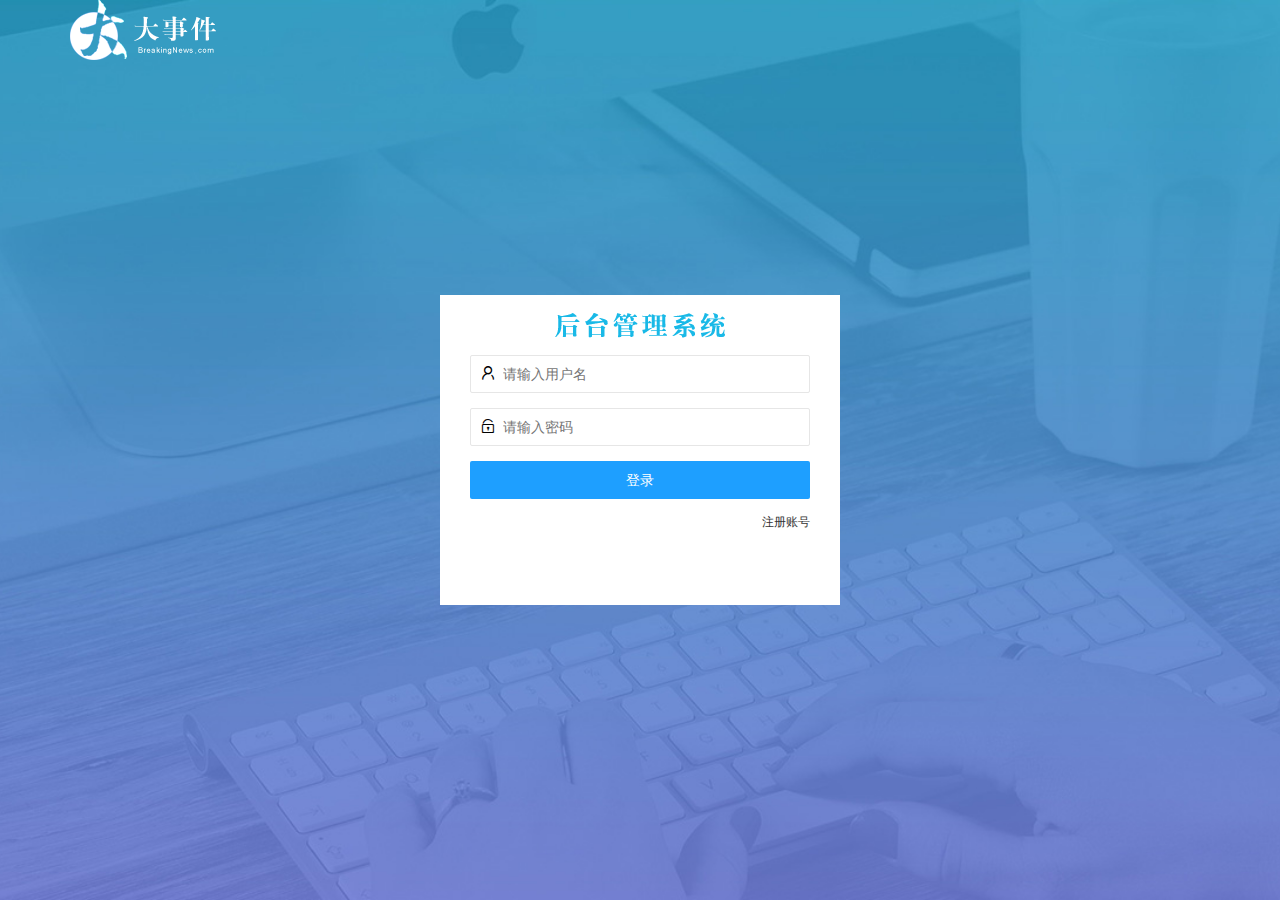
<file: login.html>
<!DOCTYPE html>
<html lang="en">

<head>
    <meta charset="UTF-8">
    <meta name="viewport" content="width=device-width, initial-scale=1.0">
    <meta http-equiv="X-UA-Compatible" content="ie=edge">
    <title>大事件登录界面</title>
    <link rel="stylesheet" href="./assets/css/login.css">
    <link rel="stylesheet" href="./assets/lib/layui/css/layui.css">
</head>

<body>
    <!-- 头部logo区域 -->
    <div class="layui-main">
        <img src="./assets/images/logo.png" alt="">
    </div>

    <!-- 登录注册区域 -->
    <div class="loginAndRegbox">
        <div class="title-box"></div>
        <!-- 登录 -->
        <div class="login-box">
            <form class="layui-form" id="form_login">
                <div class="layui-form-item">
                    <i class="layui-icon layui-icon-username"></i>
                    <input type="text" name="username" required lay-verify="required" placeholder="请输入用户名"
                        autocomplete="off" class="layui-input">
                </div>
                <div class="layui-form-item">
                    <i class="layui-icon layui-icon-password"></i>
                    <input type="password" name="password" required lay-verify="required|pwd" placeholder="请输入密码"
                        autocomplete="off" class="layui-input">
                </div>
                <div class="layui-form-item">
                    <button class="layui-btn layui-btn-fluid layui-btn-normal" lay-submit
                        lay-filter="formDemo">登录</button>
                </div>
                <div class="layui-form-item links">
                    <a href="javascript:;" id="link_reg">注册账号</a>
                </div>
            </form>
        </div>
        <!-- 注册 -->
        <div class="reg-box">
            <form class="layui-form" id="form_reg">
                <div class="layui-form-item">
                    <i class="layui-icon layui-icon-username"></i>
                    <input type="text" name="username" required lay-verify="required" placeholder="请输入用户名"
                        autocomplete="off" class="layui-input">
                </div>
                <div class="layui-form-item">
                    <i class="layui-icon layui-icon-password"></i>
                    <input type="password" name="password" required lay-verify="required|pwd" placeholder="请输入密码"
                        autocomplete="off" class="layui-input">
                </div>
                <div class="layui-form-item">
                    <i class="layui-icon layui-icon-password"></i>
                    <input type="password" name="repassword" required lay-verify="required|pwd|repwd"
                        placeholder="请确认密码" autocomplete="off" class="layui-input">
                </div>
                <div class="layui-form-item">
                    <button class="layui-btn layui-btn-fluid layui-btn-normal" lay-submit
                        lay-filter="formDemo">注册</button>
                </div>
                <div class="layui-form-item links">
                    <a href="javascript:;" id="link_login">登录</a>
                </div>
            </form>
        </div>

        <!-- 导入layui的js文件 -->
        <script src="./assets/lib/layui/layui.all.js"></script>
        <!-- 导入jq -->
        <script src="./assets/lib/jquery.js"></script>
        <!-- 导入baseApi -->
        <script src="./assets/js/baseApi.js"></script>
        <!-- 导入自己的js文件 -->
        <script src="./assets/js/login.js"></script>

    </div>
</body>

</html>
</file>
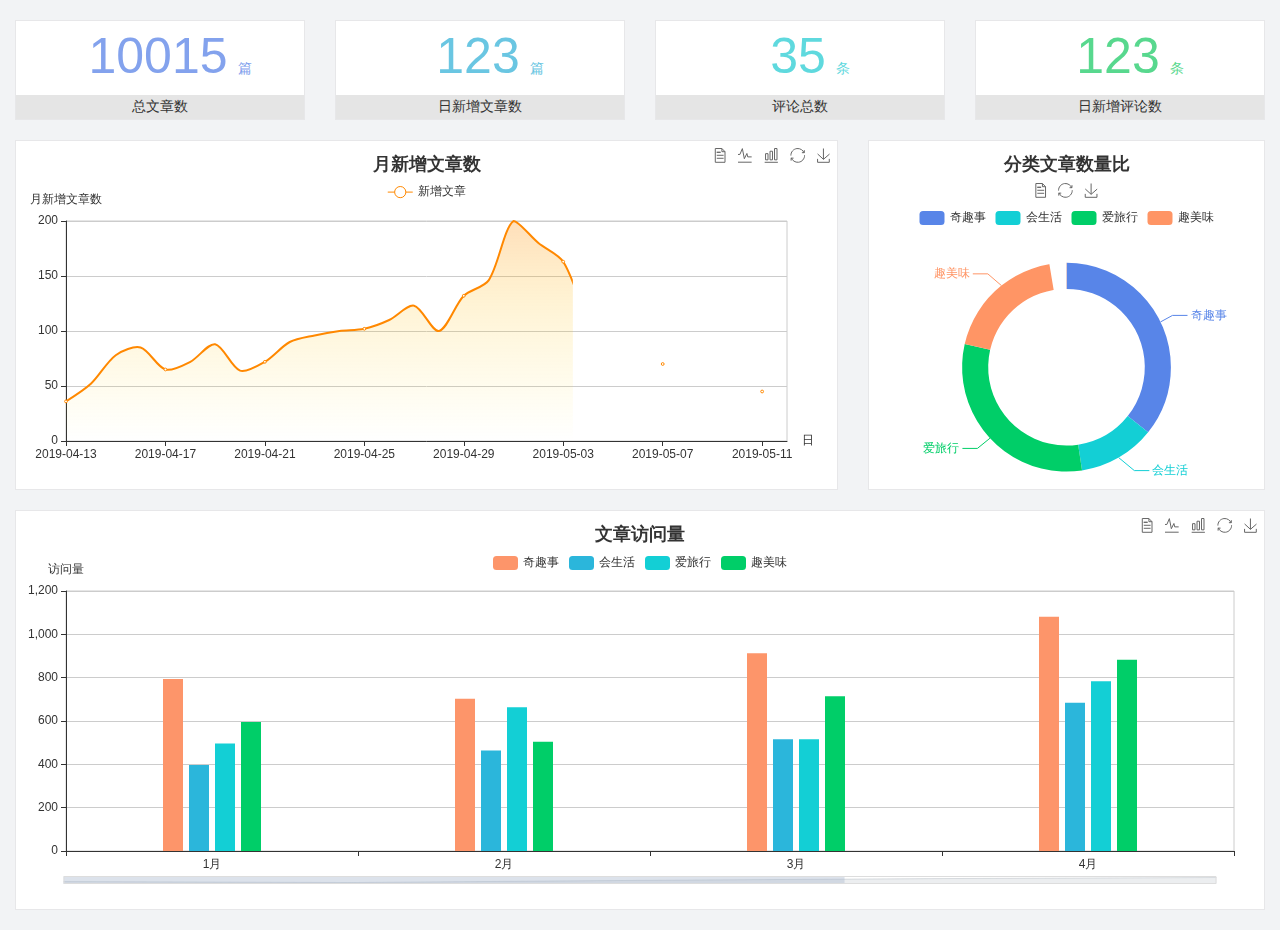
<file: home/dashboard.html>
<!DOCTYPE html>
<html lang="en">

<head>
  <meta charset="UTF-8">
  <meta name="viewport" content="width=device-width, initial-scale=1.0">
  <meta http-equiv="X-UA-Compatible" content="ie=edge">
  <title>图表统计</title>
  <link rel="stylesheet" href="../../assets/lib/bootstrap.css" />
  <link rel="stylesheet" href="../../assets/lib/main.css" />
  <script src="../../assets/lib/jquery.js"></script>
  <script type="text/javascript" src="../../assets/lib/echarts.min.js"></script>
</head>

<body>
  <div class="container-fluid">
    <div class="row spannel_list">
      <div class="col-sm-3 col-xs-6">
        <div class="spannel">
          <em>10015</em><span>篇</span>
          <b>总文章数</b>
        </div>
      </div>
      <div class="col-sm-3 col-xs-6">
        <div class="spannel scolor01">
          <em>123</em><span>篇</span>
          <b>日新增文章数</b>
        </div>
      </div>
      <div class="col-sm-3 col-xs-6">
        <div class="spannel scolor02">
          <em>35</em><span>条</span>
          <b>评论总数</b>
        </div>
      </div>
      <div class="col-sm-3 col-xs-6">
        <div class="spannel scolor03">
          <em>123</em><span>条</span>
          <b>日新增评论数</b>
        </div>
      </div>
    </div>
  </div>

  <div class="container-fluid">
    <div class="row curve-pie">
      <div class="col-lg-8 col-md-8">
        <div class="gragh_pannel" id="curve_show"></div>
      </div>
      <div class="col-lg-4 col-md-4">
        <div class="gragh_pannel" id="pie_show"></div>
      </div>
    </div>
  </div>

  <div class="container-fluid">
    <div class="column_pannel" id="column_show"></div>
  </div>

  <script>
    var oChart = echarts.init(document.getElementById('curve_show'));
    var aList_all = [
      { 'count': 36, 'date': '2019-04-13' },
      { 'count': 52, 'date': '2019-04-14' },
      { 'count': 78, 'date': '2019-04-15' },
      { 'count': 85, 'date': '2019-04-16' },
      { 'count': 65, 'date': '2019-04-17' },
      { 'count': 72, 'date': '2019-04-18' },
      { 'count': 88, 'date': '2019-04-19' },
      { 'count': 64, 'date': '2019-04-20' },
      { 'count': 72, 'date': '2019-04-21' },
      { 'count': 90, 'date': '2019-04-22' },
      { 'count': 96, 'date': '2019-04-23' },
      { 'count': 100, 'date': '2019-04-24' },
      { 'count': 102, 'date': '2019-04-25' },
      { 'count': 110, 'date': '2019-04-26' },
      { 'count': 123, 'date': '2019-04-27' },
      { 'count': 100, 'date': '2019-04-28' },
      { 'count': 132, 'date': '2019-04-29' },
      { 'count': 146, 'date': '2019-04-30' },
      { 'count': 200, 'date': '2019-05-01' },
      { 'count': 180, 'date': '2019-05-02' },
      { 'count': 163, 'date': '2019-05-03' },
      { 'count': 110, 'date': '2019-05-04' },
      { 'count': 80, 'date': '2019-05-05' },
      { 'count': 82, 'date': '2019-05-06' },
      { 'count': 70, 'date': '2019-05-07' },
      { 'count': 65, 'date': '2019-05-08' },
      { 'count': 54, 'date': '2019-05-09' },
      { 'count': 40, 'date': '2019-05-10' },
      { 'count': 45, 'date': '2019-05-11' },
      { 'count': 38, 'date': '2019-05-12' },
    ];

    let aCount = [];
    let aDate = [];

    for (var i = 0; i < aList_all.length; i++) {
      aCount.push(aList_all[i].count);
      aDate.push(aList_all[i].date);
    }

    var chartopt = {
      title: {
        text: '月新增文章数',
        left: 'center',
        top: '10'
      },
      tooltip: {
        trigger: 'axis'
      },
      legend: {
        data: ['新增文章'],
        top: '40'
      },
      toolbox: {
        show: true,
        feature: {
          mark: { show: true },
          dataView: { show: true, readOnly: false },
          magicType: { show: true, type: ['line', 'bar'] },
          restore: { show: true },
          saveAsImage: { show: true }
        }
      },
      calculable: true,
      xAxis: [
        {
          name: '日',
          type: 'category',
          boundaryGap: false,
          data: aDate
        }
      ],
      yAxis: [
        {
          name: '月新增文章数',
          type: 'value'
        }
      ],
      series: [
        {
          name: '新增文章',
          type: 'line',
          smooth: true,
          itemStyle: { normal: { areaStyle: { type: 'default' }, color: '#f80' }, lineStyle: { color: '#f80' } },
          data: aCount
        }],
      areaStyle: {
        normal: {
          color: new echarts.graphic.LinearGradient(0, 0, 0, 1, [{
            offset: 0,
            color: 'rgba(255,136,0,0.39)'
          }, {
            offset: .34,
            color: 'rgba(255,180,0,0.25)'
          }, {
            offset: 1,
            color: 'rgba(255,222,0,0.00)'
          }])

        }
      },
      grid: {
        show: true,
        x: 50,
        x2: 50,
        y: 80,
        height: 220
      }
    };

    oChart.setOption(chartopt);


    var oPie = echarts.init(document.getElementById('pie_show'));
    var oPieopt =
    {
      title: {
        top: 10,
        text: '分类文章数量比',
        x: 'center'
      },
      tooltip: {
        trigger: 'item',
        formatter: "{a} <br/>{b} : {c} ({d}%)"
      },
      color: ['#5885e8', '#13cfd5', '#00ce68', '#ff9565'],
      legend: {
        x: 'center',
        top: 65,
        data: ['奇趣事', '会生活', '爱旅行', '趣美味']
      },
      toolbox: {
        show: true,
        x: 'center',
        top: 35,
        feature: {
          mark: { show: true },
          dataView: { show: true, readOnly: false },
          magicType: {
            show: true,
            type: ['pie', 'funnel'],
            option: {
              funnel: {
                x: '25%',
                width: '50%',
                funnelAlign: 'left',
                max: 1548
              }
            }
          },
          restore: { show: true },
          saveAsImage: { show: true }
        }
      },
      calculable: true,
      series: [
        {
          name: '访问来源',
          type: 'pie',
          radius: ['45%', '60%'],
          center: ['50%', '65%'],
          data: [
            { value: 300, name: '奇趣事' },
            { value: 100, name: '会生活' },
            { value: 260, name: '爱旅行' },
            { value: 180, name: '趣美味' }
          ]
        }
      ]
    };
    oPie.setOption(oPieopt);



    var oColumn = this.echarts.init(document.getElementById('column_show'));
    var oColumnopt =
    {
      title: {
        text: '文章访问量',
        left: 'center',
        top: '10'
      },
      tooltip: {
        trigger: 'axis'
      },
      legend: {
        data: ['奇趣事', '会生活', '爱旅行', '趣美味'],
        top: '40'
      },
      toolbox: {
        show: true,
        feature: {
          mark: { show: true },
          dataView: { show: true, readOnly: false },
          magicType: { show: true, type: ['line', 'bar'] },
          restore: { show: true },
          saveAsImage: { show: true }
        }
      },
      calculable: true,
      xAxis: [
        {
          type: 'category',
          data: ['1月', '2月', '3月', '4月', '5月']
        }
      ],
      yAxis: [
        {
          name: '访问量',
          type: 'value'
        }
      ],
      series: [
        {
          name: '奇趣事',
          type: 'bar',
          barWidth: 20,
          itemStyle: {
            normal: { areaStyle: { type: 'default' }, color: '#fd956a' }
          },
          data: [800, 708, 920, 1090, 1200]
        },
        {
          name: '会生活',
          type: 'bar',
          barWidth: 20,
          itemStyle: {
            normal: { areaStyle: { type: 'default' }, color: '#2bb6db' }
          },
          data: [400, 468, 520, 690, 800]
        },
        {
          name: '爱旅行',
          type: 'bar',
          barWidth: 20,
          itemStyle: {
            normal: { areaStyle: { type: 'default' }, color: '#13cfd5' }
          },
          data: [500, 668, 520, 790, 900]
        },
        {
          name: '趣美味',
          type: 'bar',
          barWidth: 20,
          itemStyle: {
            normal: { areaStyle: { type: 'default' }, color: '#00ce68' }
          },
          data: [600, 508, 720, 890, 1000]
        }
      ],
      grid: {
        show: true,
        x: 50,
        x2: 30,
        y: 80,
        height: 260
      },
      dataZoom: [//给x轴设置滚动条
        {
          start: 0,//默认为0
          end: 100 - 1000 / 31,//默认为100
          type: 'slider',
          show: true,
          xAxisIndex: [0],
          handleSize: 0,//滑动条的 左右2个滑动条的大小
          height: 8,//组件高度
          left: 45, //左边的距离
          right: 50,//右边的距离
          bottom: 26,//右边的距离
          handleColor: '#ddd',//h滑动图标的颜色
          handleStyle: {
            borderColor: "#cacaca",
            borderWidth: "1",
            shadowBlur: 2,
            background: "#ddd",
            shadowColor: "#ddd",
          }
        }]
    };
    oColumn.setOption(oColumnopt);
  </script>
</body>

</html>
</file>
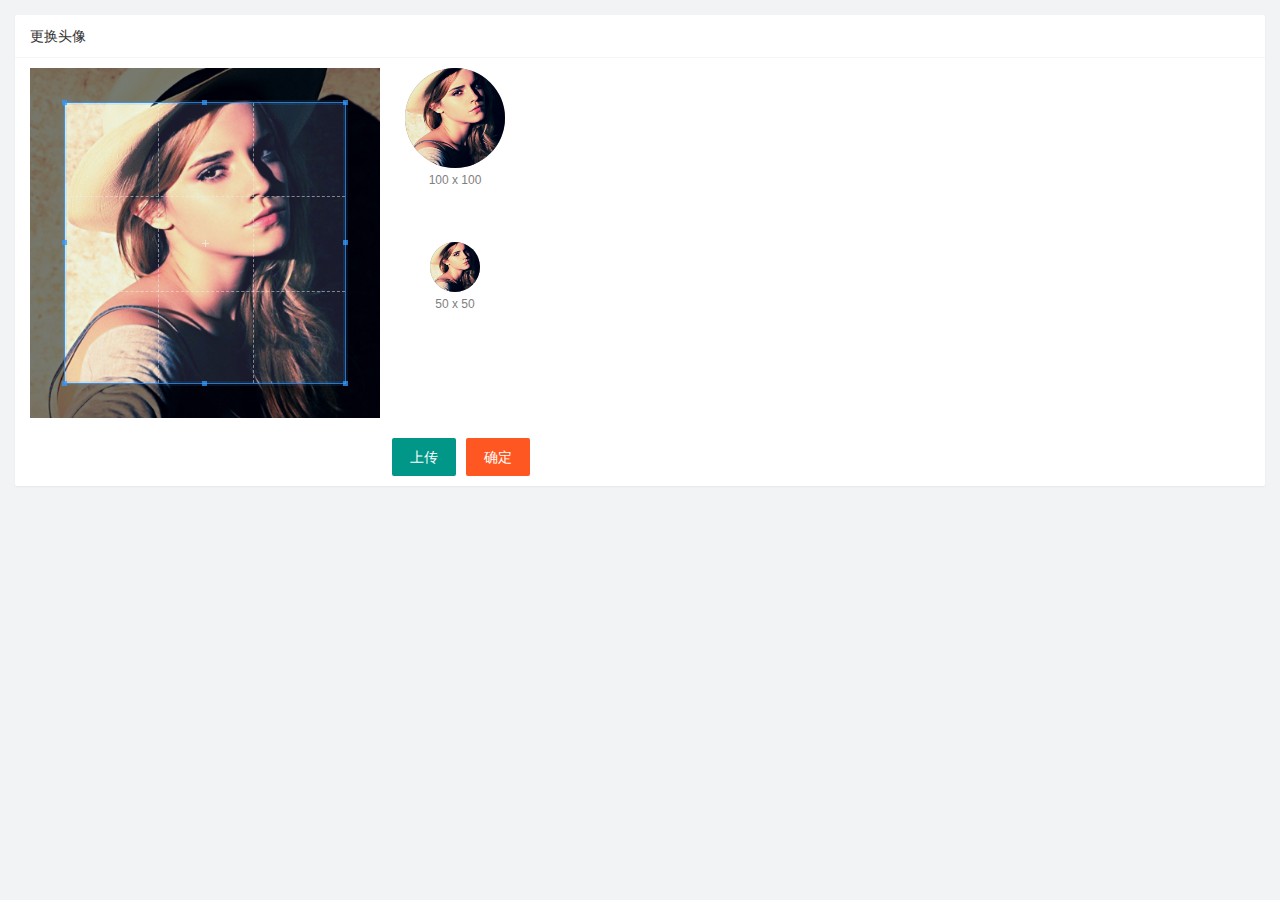
<file: user/user_avatar.html>
<!DOCTYPE html>
<html lang="en">

<head>
  <meta charset="UTF-8" />
  <meta name="viewport" content="width=device-width, initial-scale=1.0" />
  <title>Document</title>
  <link rel="stylesheet" href="/assets/lib/layui/css/layui.css" />
  <link rel="stylesheet" href="/assets/lib/cropper/cropper.css" />
  <link rel="stylesheet" href="/assets/css/user/user_avatar.css" />
</head>

<body>
  <!-- 卡片区域 -->
  <div class="layui-card">
    <div class="layui-card-header">更换头像</div>
    <div class="layui-card-body">
      <!-- 第一行的图片裁剪和预览区域 -->
      <div class="row1">
        <!-- 图片裁剪区域 -->
        <div class="cropper-box">
          <!-- 这个 img 标签很重要，将来会把它初始化为裁剪区域 -->
          <img id="image" src="/assets/images/sample.jpg" />
        </div>
        <!-- 图片的预览区域 -->
        <div class="preview-box">
          <div>
            <!-- 宽高为 100px 的预览区域 -->
            <div class="img-preview w100"></div>
            <p class="size">100 x 100</p>
          </div>
          <div>
            <!-- 宽高为 50px 的预览区域 -->
            <div class="img-preview w50"></div>
            <p class="size">50 x 50</p>
          </div>
        </div>
      </div>

      <!-- 第二行的按钮区域 -->
      <div class="row2">
        <!-- 通过 accept 属性，可以指定，允许用户选择什么类型的文件 -->
        <input type="file" id="file" accept="image/png,image/jpeg" />
        <button type="button" class="layui-btn" id="btnChooseImage">上传</button>
        <button type="button" class="layui-btn layui-btn-danger" id="btnUpload">确定</button>
      </div>
    </div>
  </div>

  <script src="/assets/lib/layui/layui.all.js"></script>
  <script src="/assets/lib/jquery.js"></script>
  <script src="/assets/lib/cropper/Cropper.js"></script>
  <script src="/assets/lib/cropper/jquery-cropper.js"></script>
  <script src="/assets/js/baseApi.js"></script>
  <script src="/assets/js/user/user_avatar.js"></script>
</body>

</html>
</file>
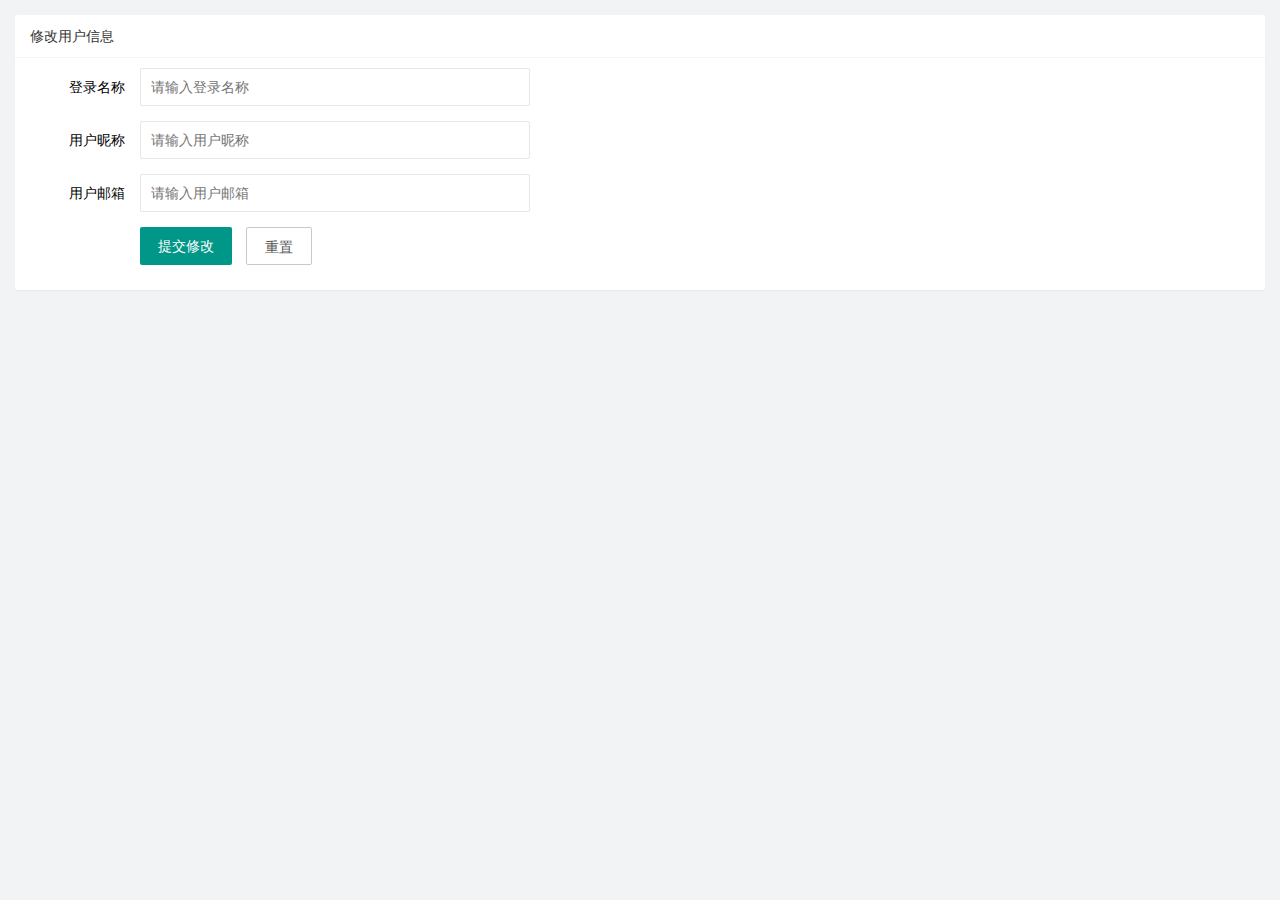
<file: user/user_info.html>
<!DOCTYPE html>
<html lang="en">

<head>
    <meta charset="UTF-8" />
    <meta name="viewport" content="width=device-width, initial-scale=1.0" />
    <title>Document</title>
    <!-- 导入 layui 的样式 -->
    <link rel="stylesheet" href="/assets/lib/layui/css/layui.css" />
    <!-- 导入自己的样式 -->
    <link rel="stylesheet" href="/assets/css/user/user_info.css" />
</head>

<body>
    <!-- 卡片区域 -->
    <div class="layui-card">
        <div class="layui-card-header">修改用户信息</div>
        <div class="layui-card-body">
            <!-- form 表单区域 -->
            <form class="layui-form" lay-filter="formUserInfo">
                <!-- 这是隐藏域 -->
                <input type="hidden" name="id" value="" />
                <div class="layui-form-item">
                    <label class="layui-form-label">登录名称</label>
                    <div class="layui-input-block">
                        <input type="text" name="username" required lay-verify="required" placeholder="请输入登录名称"
                            autocomplete="off" class="layui-input" readonly />
                    </div>
                </div>
                <div class="layui-form-item">
                    <label class="layui-form-label">用户昵称</label>
                    <div class="layui-input-block">
                        <input type="text" name="nickname" required lay-verify="required|nickname" placeholder="请输入用户昵称"
                            autocomplete="off" class="layui-input" />
                    </div>
                </div>
                <div class="layui-form-item">
                    <label class="layui-form-label">用户邮箱</label>
                    <div class="layui-input-block">
                        <input type="text" name="email" required lay-verify="required|email" placeholder="请输入用户邮箱"
                            autocomplete="off" class="layui-input" />
                    </div>
                </div>
                <div class="layui-form-item">
                    <div class="layui-input-block">
                        <button class="layui-btn" lay-submit lay-filter="formDemo">提交修改</button>
                        <button type="reset" class="layui-btn layui-btn-primary" id="btnReset">重置</button>
                    </div>
                </div>
            </form>
        </div>
    </div>

    <!-- 导入 layui 的 js -->
    <script src="/assets/lib/layui/layui.all.js"></script>
    <!-- 导入 jquery -->
    <script src="/assets/lib/jquery.js"></script>
    <!-- 导入 baseAPI -->
    <script src="/assets/js/baseApi.js"></script>
    <!-- 导入自己的 js -->
    <script src="/assets/js/user/user_info.js"></script>
</body>

</html>
</file>
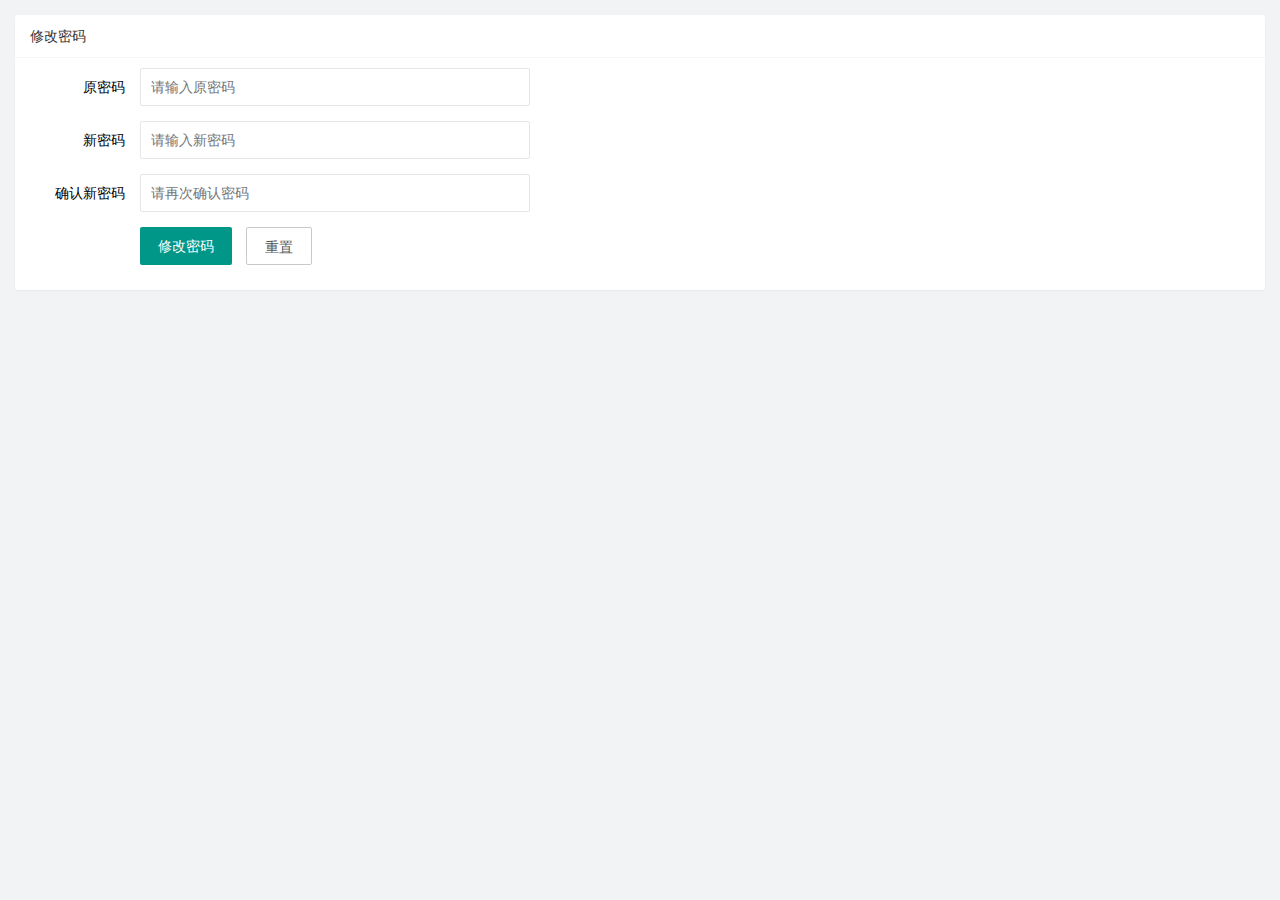
<file: user/user_pwd.html>
<!DOCTYPE html>
<html lang="en">

<head>
  <meta charset="UTF-8" />
  <meta name="viewport" content="width=device-width, initial-scale=1.0" />
  <title>Document</title>
  <link rel="stylesheet" href="/assets/lib/layui/css/layui.css" />
  <link rel="stylesheet" href="/assets/css/user/user_pwd.css" />
</head>

<body>
  <!-- 卡片区域 -->
  <div class="layui-card">
    <div class="layui-card-header">修改密码</div>
    <div class="layui-card-body">
      <form class="layui-form">
        <div class="layui-form-item">
          <label class="layui-form-label">原密码</label>
          <div class="layui-input-block">
            <input type="password" name="old_pwd" required lay-verify="required|pwd" placeholder="请输入原密码"
              autocomplete="off" class="layui-input" />
          </div>
        </div>
        <div class="layui-form-item">
          <label class="layui-form-label">新密码</label>
          <div class="layui-input-block">
            <input type="password" name="new_pwd" required lay-verify="required|pwd|samePwd" placeholder="请输入新密码"
              autocomplete="off" class="layui-input" />
          </div>
        </div>
        <div class="layui-form-item">
          <label class="layui-form-label">确认新密码</label>
          <div class="layui-input-block">
            <input type="password" name="re_pwd" required lay-verify="required|pwd|rePwd" placeholder="请再次确认密码"
              autocomplete="off" class="layui-input" />
          </div>
        </div>
        <div class="layui-form-item">
          <div class="layui-input-block">
            <button class="layui-btn" lay-submit lay-filter="formDemo">修改密码</button>
            <button type="reset" class="layui-btn layui-btn-primary">重置</button>
          </div>
        </div>
      </form>
    </div>
  </div>

  <!-- 导入 layui 的 js -->
  <script src="/assets/lib/layui/layui.all.js"></script>
  <!-- 导入 jQuery -->
  <script src="/assets/lib/jquery.js"></script>
  <!-- 导入 baseAPI -->
  <script src="/assets/js/baseApi.js"></script>
  <!-- 导入自己的 js -->
  <script src="/assets/js/user/user_pwd.js"></script>
</body>

</html>
</file>
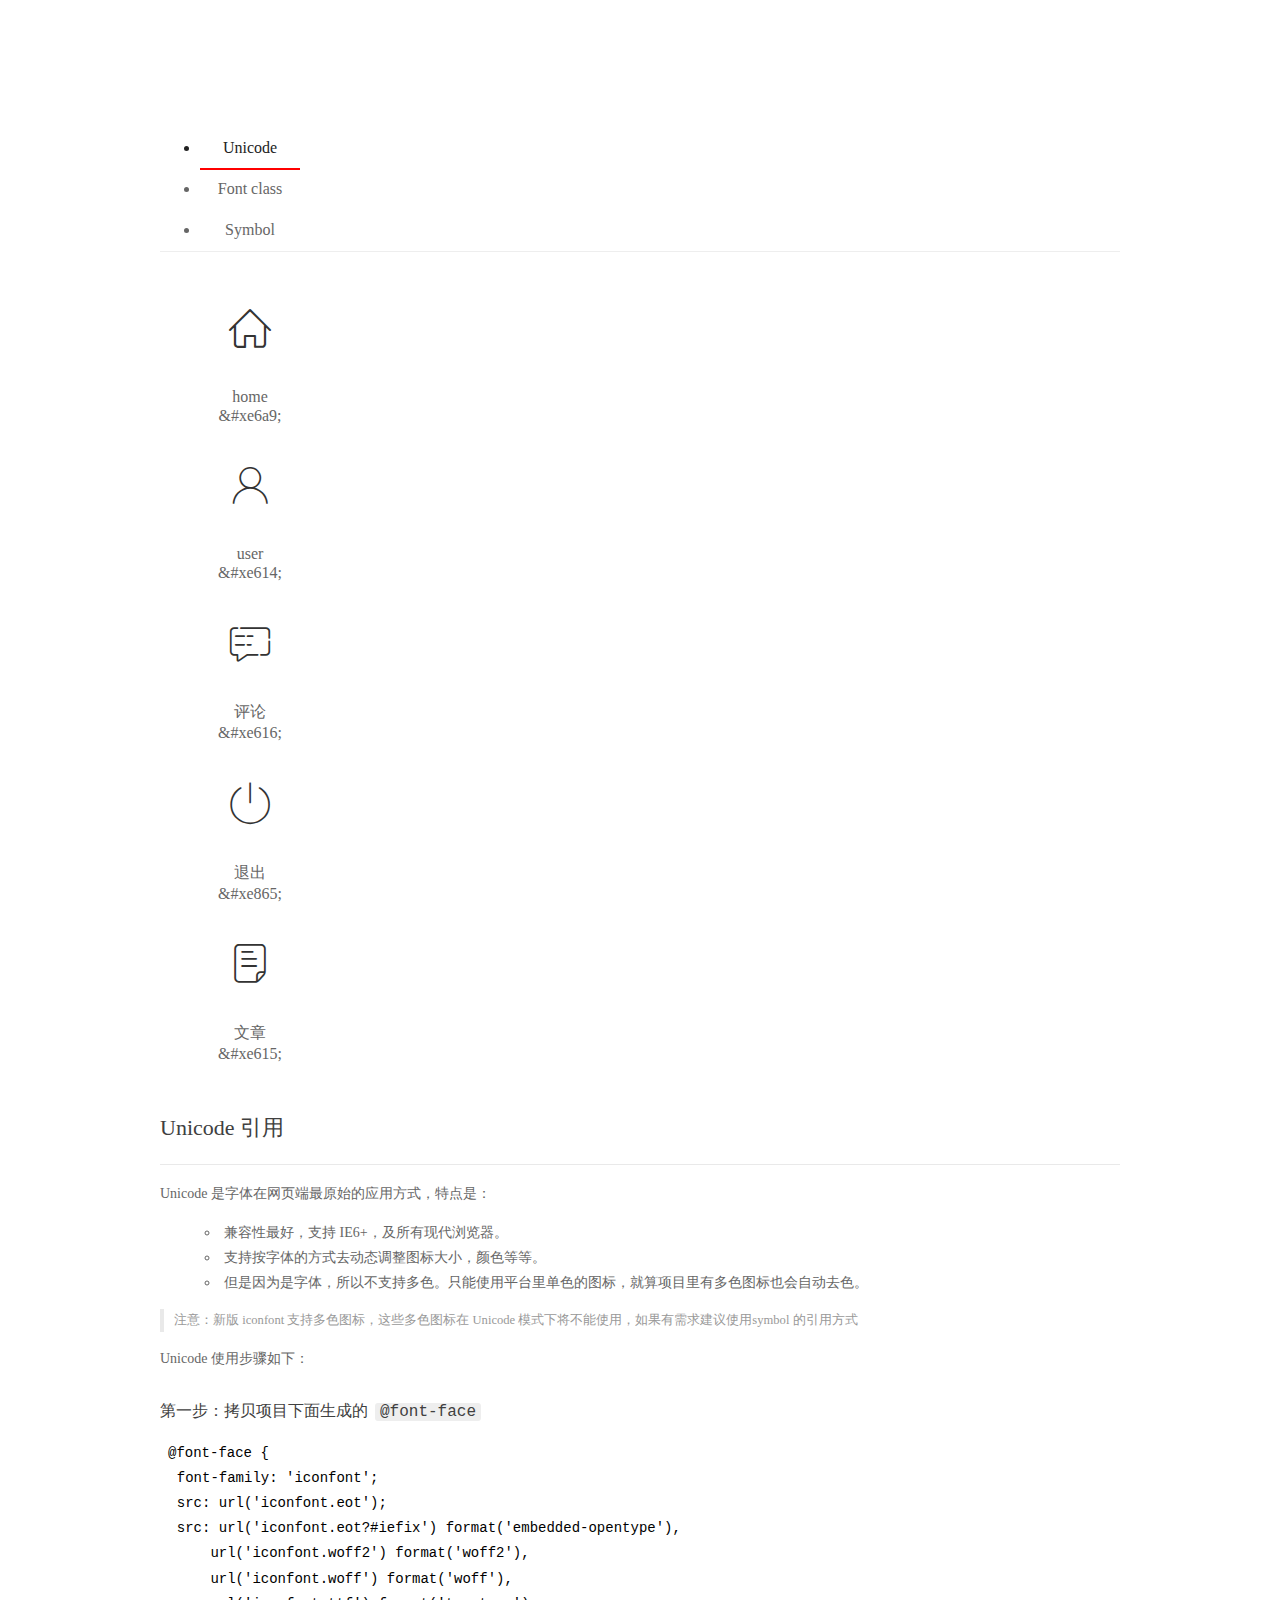
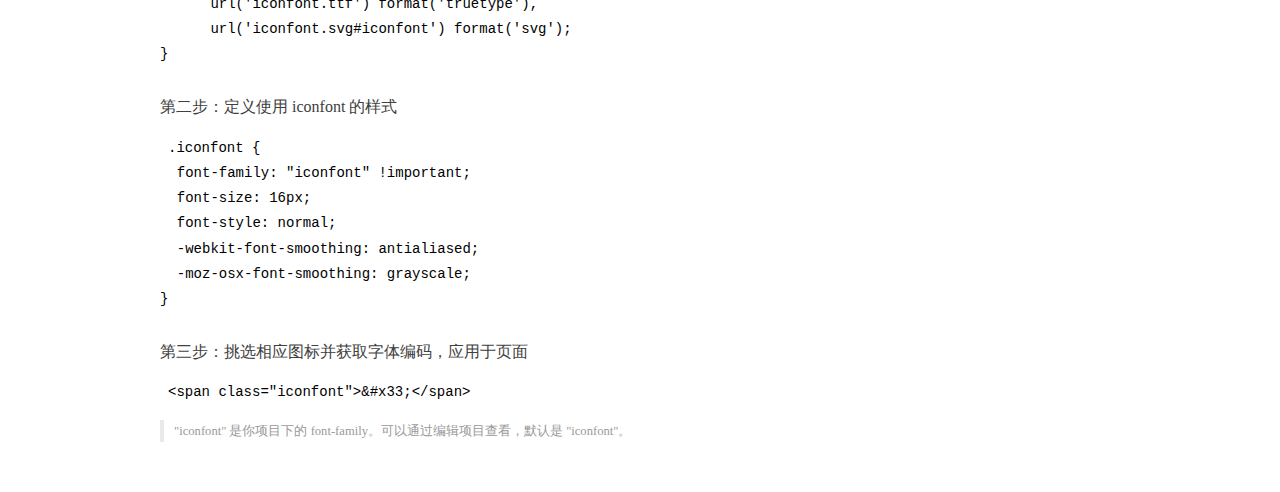
<file: assets/fonts/demo_index.html>
<!DOCTYPE html>
<html>
<head>
  <meta charset="utf-8"/>
  <title>IconFont Demo</title>
  <link rel="shortcut icon" href="https://gtms04.alicdn.com/tps/i4/TB1_oz6GVXXXXaFXpXXJDFnIXXX-64-64.ico" type="image/x-icon"/>
  <link rel="stylesheet" href="https://g.alicdn.com/thx/cube/1.3.2/cube.min.css">
  <link rel="stylesheet" href="demo.css">
  <link rel="stylesheet" href="iconfont.css">
  <script src="iconfont.js"></script>
  <!-- jQuery -->
  <script src="https://a1.alicdn.com/oss/uploads/2018/12/26/7bfddb60-08e8-11e9-9b04-53e73bb6408b.js"></script>
  <!-- 代码高亮 -->
  <script src="https://a1.alicdn.com/oss/uploads/2018/12/26/a3f714d0-08e6-11e9-8a15-ebf944d7534c.js"></script>
</head>
<body>
  <div class="main">
    <h1 class="logo"><a href="https://www.iconfont.cn/" title="iconfont 首页" target="_blank">&#xe86b;</a></h1>
    <div class="nav-tabs">
      <ul id="tabs" class="dib-box">
        <li class="dib active"><span>Unicode</span></li>
        <li class="dib"><span>Font class</span></li>
        <li class="dib"><span>Symbol</span></li>
      </ul>
      
    </div>
    <div class="tab-container">
      <div class="content unicode" style="display: block;">
          <ul class="icon_lists dib-box">
          
            <li class="dib">
              <span class="icon iconfont">&#xe6a9;</span>
                <div class="name">home</div>
                <div class="code-name">&amp;#xe6a9;</div>
              </li>
          
            <li class="dib">
              <span class="icon iconfont">&#xe614;</span>
                <div class="name">user</div>
                <div class="code-name">&amp;#xe614;</div>
              </li>
          
            <li class="dib">
              <span class="icon iconfont">&#xe616;</span>
                <div class="name">评论</div>
                <div class="code-name">&amp;#xe616;</div>
              </li>
          
            <li class="dib">
              <span class="icon iconfont">&#xe865;</span>
                <div class="name">退出</div>
                <div class="code-name">&amp;#xe865;</div>
              </li>
          
            <li class="dib">
              <span class="icon iconfont">&#xe615;</span>
                <div class="name">文章</div>
                <div class="code-name">&amp;#xe615;</div>
              </li>
          
          </ul>
          <div class="article markdown">
          <h2 id="unicode-">Unicode 引用</h2>
          <hr>

          <p>Unicode 是字体在网页端最原始的应用方式，特点是：</p>
          <ul>
            <li>兼容性最好，支持 IE6+，及所有现代浏览器。</li>
            <li>支持按字体的方式去动态调整图标大小，颜色等等。</li>
            <li>但是因为是字体，所以不支持多色。只能使用平台里单色的图标，就算项目里有多色图标也会自动去色。</li>
          </ul>
          <blockquote>
            <p>注意：新版 iconfont 支持多色图标，这些多色图标在 Unicode 模式下将不能使用，如果有需求建议使用symbol 的引用方式</p>
          </blockquote>
          <p>Unicode 使用步骤如下：</p>
          <h3 id="-font-face">第一步：拷贝项目下面生成的 <code>@font-face</code></h3>
<pre><code class="language-css"
>@font-face {
  font-family: 'iconfont';
  src: url('iconfont.eot');
  src: url('iconfont.eot?#iefix') format('embedded-opentype'),
      url('iconfont.woff2') format('woff2'),
      url('iconfont.woff') format('woff'),
      url('iconfont.ttf') format('truetype'),
      url('iconfont.svg#iconfont') format('svg');
}
</code></pre>
          <h3 id="-iconfont-">第二步：定义使用 iconfont 的样式</h3>
<pre><code class="language-css"
>.iconfont {
  font-family: "iconfont" !important;
  font-size: 16px;
  font-style: normal;
  -webkit-font-smoothing: antialiased;
  -moz-osx-font-smoothing: grayscale;
}
</code></pre>
          <h3 id="-">第三步：挑选相应图标并获取字体编码，应用于页面</h3>
<pre>
<code class="language-html"
>&lt;span class="iconfont"&gt;&amp;#x33;&lt;/span&gt;
</code></pre>
          <blockquote>
            <p>"iconfont" 是你项目下的 font-family。可以通过编辑项目查看，默认是 "iconfont"。</p>
          </blockquote>
          </div>
      </div>
      <div class="content font-class">
        <ul class="icon_lists dib-box">
          
          <li class="dib">
            <span class="icon iconfont icon-home"></span>
            <div class="name">
              home
            </div>
            <div class="code-name">.icon-home
            </div>
          </li>
          
          <li class="dib">
            <span class="icon iconfont icon-user"></span>
            <div class="name">
              user
            </div>
            <div class="code-name">.icon-user
            </div>
          </li>
          
          <li class="dib">
            <span class="icon iconfont icon-pinglun"></span>
            <div class="name">
              评论
            </div>
            <div class="code-name">.icon-pinglun
            </div>
          </li>
          
          <li class="dib">
            <span class="icon iconfont icon-tuichu"></span>
            <div class="name">
              退出
            </div>
            <div class="code-name">.icon-tuichu
            </div>
          </li>
          
          <li class="dib">
            <span class="icon iconfont icon-16"></span>
            <div class="name">
              文章
            </div>
            <div class="code-name">.icon-16
            </div>
          </li>
          
        </ul>
        <div class="article markdown">
        <h2 id="font-class-">font-class 引用</h2>
        <hr>

        <p>font-class 是 Unicode 使用方式的一种变种，主要是解决 Unicode 书写不直观，语意不明确的问题。</p>
        <p>与 Unicode 使用方式相比，具有如下特点：</p>
        <ul>
          <li>兼容性良好，支持 IE8+，及所有现代浏览器。</li>
          <li>相比于 Unicode 语意明确，书写更直观。可以很容易分辨这个 icon 是什么。</li>
          <li>因为使用 class 来定义图标，所以当要替换图标时，只需要修改 class 里面的 Unicode 引用。</li>
          <li>不过因为本质上还是使用的字体，所以多色图标还是不支持的。</li>
        </ul>
        <p>使用步骤如下：</p>
        <h3 id="-fontclass-">第一步：引入项目下面生成的 fontclass 代码：</h3>
<pre><code class="language-html">&lt;link rel="stylesheet" href="./iconfont.css"&gt;
</code></pre>
        <h3 id="-">第二步：挑选相应图标并获取类名，应用于页面：</h3>
<pre><code class="language-html">&lt;span class="iconfont icon-xxx"&gt;&lt;/span&gt;
</code></pre>
        <blockquote>
          <p>"
            iconfont" 是你项目下的 font-family。可以通过编辑项目查看，默认是 "iconfont"。</p>
        </blockquote>
      </div>
      </div>
      <div class="content symbol">
          <ul class="icon_lists dib-box">
          
            <li class="dib">
                <svg class="icon svg-icon" aria-hidden="true">
                  <use xlink:href="#icon-home"></use>
                </svg>
                <div class="name">home</div>
                <div class="code-name">#icon-home</div>
            </li>
          
            <li class="dib">
                <svg class="icon svg-icon" aria-hidden="true">
                  <use xlink:href="#icon-user"></use>
                </svg>
                <div class="name">user</div>
                <div class="code-name">#icon-user</div>
            </li>
          
            <li class="dib">
                <svg class="icon svg-icon" aria-hidden="true">
                  <use xlink:href="#icon-pinglun"></use>
                </svg>
                <div class="name">评论</div>
                <div class="code-name">#icon-pinglun</div>
            </li>
          
            <li class="dib">
                <svg class="icon svg-icon" aria-hidden="true">
                  <use xlink:href="#icon-tuichu"></use>
                </svg>
                <div class="name">退出</div>
                <div class="code-name">#icon-tuichu</div>
            </li>
          
            <li class="dib">
                <svg class="icon svg-icon" aria-hidden="true">
                  <use xlink:href="#icon-16"></use>
                </svg>
                <div class="name">文章</div>
                <div class="code-name">#icon-16</div>
            </li>
          
          </ul>
          <div class="article markdown">
          <h2 id="symbol-">Symbol 引用</h2>
          <hr>

          <p>这是一种全新的使用方式，应该说这才是未来的主流，也是平台目前推荐的用法。相关介绍可以参考这篇<a href="">文章</a>
            这种用法其实是做了一个 SVG 的集合，与另外两种相比具有如下特点：</p>
          <ul>
            <li>支持多色图标了，不再受单色限制。</li>
            <li>通过一些技巧，支持像字体那样，通过 <code>font-size</code>, <code>color</code> 来调整样式。</li>
            <li>兼容性较差，支持 IE9+，及现代浏览器。</li>
            <li>浏览器渲染 SVG 的性能一般，还不如 png。</li>
          </ul>
          <p>使用步骤如下：</p>
          <h3 id="-symbol-">第一步：引入项目下面生成的 symbol 代码：</h3>
<pre><code class="language-html">&lt;script src="./iconfont.js"&gt;&lt;/script&gt;
</code></pre>
          <h3 id="-css-">第二步：加入通用 CSS 代码（引入一次就行）：</h3>
<pre><code class="language-html">&lt;style&gt;
.icon {
  width: 1em;
  height: 1em;
  vertical-align: -0.15em;
  fill: currentColor;
  overflow: hidden;
}
&lt;/style&gt;
</code></pre>
          <h3 id="-">第三步：挑选相应图标并获取类名，应用于页面：</h3>
<pre><code class="language-html">&lt;svg class="icon" aria-hidden="true"&gt;
  &lt;use xlink:href="#icon-xxx"&gt;&lt;/use&gt;
&lt;/svg&gt;
</code></pre>
          </div>
      </div>

    </div>
  </div>
  <script>
  $(document).ready(function () {
      $('.tab-container .content:first').show()

      $('#tabs li').click(function (e) {
        var tabContent = $('.tab-container .content')
        var index = $(this).index()

        if ($(this).hasClass('active')) {
          return
        } else {
          $('#tabs li').removeClass('active')
          $(this).addClass('active')

          tabContent.hide().eq(index).fadeIn()
        }
      })
    })
  </script>
</body>
</html>
</file>
<file: assets/css/login.css>
html, body {
    margin: 0;
    padding: 0;
    width: 100%;
    height: 100%;
    background: url('./../images/login_bg.jpg') no-repeat center;
    background-size: cover;
}

.loginAndRegbox {
    width: 400px;
    height: 310px;
    background-color: #fff;
    position: absolute;
    top: 50%;
    left: 50%;
    transform: translate(-50%, -50%);
}

.title-box {
    height: 60px;
    background: url('./../images/login_title.png') no-repeat center;
}

.reg-box {
    display: none;
}

.layui-form {
    padding: 0 30px;
}

.links {
    display: flex;
    justify-content: flex-end;
}

.links a {
    font-size: 12px;
}

.layui-form-item {
    position: relative;
}

.layui-icon {
    position: absolute;
    top: 10px;
    left: 10px;
}

.layui-form-item .layui-input {
    padding-left: 32px;
}
</file>
<file: assets/lib/layui/css/layui.css>
/** layui-v2.5.5 MIT License By https://www.layui.com */
 .layui-inline,img{display:inline-block;vertical-align:middle}h1,h2,h3,h4,h5,h6{font-weight:400}.layui-edge,.layui-header,.layui-inline,.layui-main{position:relative}.layui-body,.layui-edge,.layui-elip{overflow:hidden}.layui-btn,.layui-edge,.layui-inline,img{vertical-align:middle}.layui-btn,.layui-disabled,.layui-icon,.layui-unselect{-moz-user-select:none;-webkit-user-select:none;-ms-user-select:none}.layui-elip,.layui-form-checkbox span,.layui-form-pane .layui-form-label{text-overflow:ellipsis;white-space:nowrap}.layui-breadcrumb,.layui-tree-btnGroup{visibility:hidden}blockquote,body,button,dd,div,dl,dt,form,h1,h2,h3,h4,h5,h6,input,li,ol,p,pre,td,textarea,th,ul{margin:0;padding:0;-webkit-tap-highlight-color:rgba(0,0,0,0)}a:active,a:hover{outline:0}img{border:none}li{list-style:none}table{border-collapse:collapse;border-spacing:0}h4,h5,h6{font-size:100%}button,input,optgroup,option,select,textarea{font-family:inherit;font-size:inherit;font-style:inherit;font-weight:inherit;outline:0}pre{white-space:pre-wrap;white-space:-moz-pre-wrap;white-space:-pre-wrap;white-space:-o-pre-wrap;word-wrap:break-word}body{line-height:24px;font:14px Helvetica Neue,Helvetica,PingFang SC,Tahoma,Arial,sans-serif}hr{height:1px;margin:10px 0;border:0;clear:both}a{color:#333;text-decoration:none}a:hover{color:#777}a cite{font-style:normal;*cursor:pointer}.layui-border-box,.layui-border-box *{box-sizing:border-box}.layui-box,.layui-box *{box-sizing:content-box}.layui-clear{clear:both;*zoom:1}.layui-clear:after{content:'\20';clear:both;*zoom:1;display:block;height:0}.layui-inline{*display:inline;*zoom:1}.layui-edge{display:inline-block;width:0;height:0;border-width:6px;border-style:dashed;border-color:transparent}.layui-edge-top{top:-4px;border-bottom-color:#999;border-bottom-style:solid}.layui-edge-right{border-left-color:#999;border-left-style:solid}.layui-edge-bottom{top:2px;border-top-color:#999;border-top-style:solid}.layui-edge-left{border-right-color:#999;border-right-style:solid}.layui-disabled,.layui-disabled:hover{color:#d2d2d2!important;cursor:not-allowed!important}.layui-circle{border-radius:100%}.layui-show{display:block!important}.layui-hide{display:none!important}@font-face{font-family:layui-icon;src:url(../font/iconfont.eot?v=250);src:url(../font/iconfont.eot?v=250#iefix) format('embedded-opentype'),url(../font/iconfont.woff2?v=250) format('woff2'),url(../font/iconfont.woff?v=250) format('woff'),url(../font/iconfont.ttf?v=250) format('truetype'),url(../font/iconfont.svg?v=250#layui-icon) format('svg')}.layui-icon{font-family:layui-icon!important;font-size:16px;font-style:normal;-webkit-font-smoothing:antialiased;-moz-osx-font-smoothing:grayscale}.layui-icon-reply-fill:before{content:"\e611"}.layui-icon-set-fill:before{content:"\e614"}.layui-icon-menu-fill:before{content:"\e60f"}.layui-icon-search:before{content:"\e615"}.layui-icon-share:before{content:"\e641"}.layui-icon-set-sm:before{content:"\e620"}.layui-icon-engine:before{content:"\e628"}.layui-icon-close:before{content:"\1006"}.layui-icon-close-fill:before{content:"\1007"}.layui-icon-chart-screen:before{content:"\e629"}.layui-icon-star:before{content:"\e600"}.layui-icon-circle-dot:before{content:"\e617"}.layui-icon-chat:before{content:"\e606"}.layui-icon-release:before{content:"\e609"}.layui-icon-list:before{content:"\e60a"}.layui-icon-chart:before{content:"\e62c"}.layui-icon-ok-circle:before{content:"\1005"}.layui-icon-layim-theme:before{content:"\e61b"}.layui-icon-table:before{content:"\e62d"}.layui-icon-right:before{content:"\e602"}.layui-icon-left:before{content:"\e603"}.layui-icon-cart-simple:before{content:"\e698"}.layui-icon-face-cry:before{content:"\e69c"}.layui-icon-face-smile:before{content:"\e6af"}.layui-icon-survey:before{content:"\e6b2"}.layui-icon-tree:before{content:"\e62e"}.layui-icon-upload-circle:before{content:"\e62f"}.layui-icon-add-circle:before{content:"\e61f"}.layui-icon-download-circle:before{content:"\e601"}.layui-icon-templeate-1:before{content:"\e630"}.layui-icon-util:before{content:"\e631"}.layui-icon-face-surprised:before{content:"\e664"}.layui-icon-edit:before{content:"\e642"}.layui-icon-speaker:before{content:"\e645"}.layui-icon-down:before{content:"\e61a"}.layui-icon-file:before{content:"\e621"}.layui-icon-layouts:before{content:"\e632"}.layui-icon-rate-half:before{content:"\e6c9"}.layui-icon-add-circle-fine:before{content:"\e608"}.layui-icon-prev-circle:before{content:"\e633"}.layui-icon-read:before{content:"\e705"}.layui-icon-404:before{content:"\e61c"}.layui-icon-carousel:before{content:"\e634"}.layui-icon-help:before{content:"\e607"}.layui-icon-code-circle:before{content:"\e635"}.layui-icon-water:before{content:"\e636"}.layui-icon-username:before{content:"\e66f"}.layui-icon-find-fill:before{content:"\e670"}.layui-icon-about:before{content:"\e60b"}.layui-icon-location:before{content:"\e715"}.layui-icon-up:before{content:"\e619"}.layui-icon-pause:before{content:"\e651"}.layui-icon-date:before{content:"\e637"}.layui-icon-layim-uploadfile:before{content:"\e61d"}.layui-icon-delete:before{content:"\e640"}.layui-icon-play:before{content:"\e652"}.layui-icon-top:before{content:"\e604"}.layui-icon-friends:before{content:"\e612"}.layui-icon-refresh-3:before{content:"\e9aa"}.layui-icon-ok:before{content:"\e605"}.layui-icon-layer:before{content:"\e638"}.layui-icon-face-smile-fine:before{content:"\e60c"}.layui-icon-dollar:before{content:"\e659"}.layui-icon-group:before{content:"\e613"}.layui-icon-layim-download:before{content:"\e61e"}.layui-icon-picture-fine:before{content:"\e60d"}.layui-icon-link:before{content:"\e64c"}.layui-icon-diamond:before{content:"\e735"}.layui-icon-log:before{content:"\e60e"}.layui-icon-rate-solid:before{content:"\e67a"}.layui-icon-fonts-del:before{content:"\e64f"}.layui-icon-unlink:before{content:"\e64d"}.layui-icon-fonts-clear:before{content:"\e639"}.layui-icon-triangle-r:before{content:"\e623"}.layui-icon-circle:before{content:"\e63f"}.layui-icon-radio:before{content:"\e643"}.layui-icon-align-center:before{content:"\e647"}.layui-icon-align-right:before{content:"\e648"}.layui-icon-align-left:before{content:"\e649"}.layui-icon-loading-1:before{content:"\e63e"}.layui-icon-return:before{content:"\e65c"}.layui-icon-fonts-strong:before{content:"\e62b"}.layui-icon-upload:before{content:"\e67c"}.layui-icon-dialogue:before{content:"\e63a"}.layui-icon-video:before{content:"\e6ed"}.layui-icon-headset:before{content:"\e6fc"}.layui-icon-cellphone-fine:before{content:"\e63b"}.layui-icon-add-1:before{content:"\e654"}.layui-icon-face-smile-b:before{content:"\e650"}.layui-icon-fonts-html:before{content:"\e64b"}.layui-icon-form:before{content:"\e63c"}.layui-icon-cart:before{content:"\e657"}.layui-icon-camera-fill:before{content:"\e65d"}.layui-icon-tabs:before{content:"\e62a"}.layui-icon-fonts-code:before{content:"\e64e"}.layui-icon-fire:before{content:"\e756"}.layui-icon-set:before{content:"\e716"}.layui-icon-fonts-u:before{content:"\e646"}.layui-icon-triangle-d:before{content:"\e625"}.layui-icon-tips:before{content:"\e702"}.layui-icon-picture:before{content:"\e64a"}.layui-icon-more-vertical:before{content:"\e671"}.layui-icon-flag:before{content:"\e66c"}.layui-icon-loading:before{content:"\e63d"}.layui-icon-fonts-i:before{content:"\e644"}.layui-icon-refresh-1:before{content:"\e666"}.layui-icon-rmb:before{content:"\e65e"}.layui-icon-home:before{content:"\e68e"}.layui-icon-user:before{content:"\e770"}.layui-icon-notice:before{content:"\e667"}.layui-icon-login-weibo:before{content:"\e675"}.layui-icon-voice:before{content:"\e688"}.layui-icon-upload-drag:before{content:"\e681"}.layui-icon-login-qq:before{content:"\e676"}.layui-icon-snowflake:before{content:"\e6b1"}.layui-icon-file-b:before{content:"\e655"}.layui-icon-template:before{content:"\e663"}.layui-icon-auz:before{content:"\e672"}.layui-icon-console:before{content:"\e665"}.layui-icon-app:before{content:"\e653"}.layui-icon-prev:before{content:"\e65a"}.layui-icon-website:before{content:"\e7ae"}.layui-icon-next:before{content:"\e65b"}.layui-icon-component:before{content:"\e857"}.layui-icon-more:before{content:"\e65f"}.layui-icon-login-wechat:before{content:"\e677"}.layui-icon-shrink-right:before{content:"\e668"}.layui-icon-spread-left:before{content:"\e66b"}.layui-icon-camera:before{content:"\e660"}.layui-icon-note:before{content:"\e66e"}.layui-icon-refresh:before{content:"\e669"}.layui-icon-female:before{content:"\e661"}.layui-icon-male:before{content:"\e662"}.layui-icon-password:before{content:"\e673"}.layui-icon-senior:before{content:"\e674"}.layui-icon-theme:before{content:"\e66a"}.layui-icon-tread:before{content:"\e6c5"}.layui-icon-praise:before{content:"\e6c6"}.layui-icon-star-fill:before{content:"\e658"}.layui-icon-rate:before{content:"\e67b"}.layui-icon-template-1:before{content:"\e656"}.layui-icon-vercode:before{content:"\e679"}.layui-icon-cellphone:before{content:"\e678"}.layui-icon-screen-full:before{content:"\e622"}.layui-icon-screen-restore:before{content:"\e758"}.layui-icon-cols:before{content:"\e610"}.layui-icon-export:before{content:"\e67d"}.layui-icon-print:before{content:"\e66d"}.layui-icon-slider:before{content:"\e714"}.layui-icon-addition:before{content:"\e624"}.layui-icon-subtraction:before{content:"\e67e"}.layui-icon-service:before{content:"\e626"}.layui-icon-transfer:before{content:"\e691"}.layui-main{width:1140px;margin:0 auto}.layui-header{z-index:1000;height:60px}.layui-header a:hover{transition:all .5s;-webkit-transition:all .5s}.layui-side{position:fixed;left:0;top:0;bottom:0;z-index:999;width:200px;overflow-x:hidden}.layui-side-scroll{position:relative;width:220px;height:100%;overflow-x:hidden}.layui-body{position:absolute;left:200px;right:0;top:0;bottom:0;z-index:998;width:auto;overflow-y:auto;box-sizing:border-box}.layui-layout-body{overflow:hidden}.layui-layout-admin .layui-header{background-color:#23262E}.layui-layout-admin .layui-side{top:60px;width:200px;overflow-x:hidden}.layui-layout-admin .layui-body{position:fixed;top:60px;bottom:44px}.layui-layout-admin .layui-main{width:auto;margin:0 15px}.layui-layout-admin .layui-footer{position:fixed;left:200px;right:0;bottom:0;height:44px;line-height:44px;padding:0 15px;background-color:#eee}.layui-layout-admin .layui-logo{position:absolute;left:0;top:0;width:200px;height:100%;line-height:60px;text-align:center;color:#009688;font-size:16px}.layui-layout-admin .layui-header .layui-nav{background:0 0}.layui-layout-left{position:absolute!important;left:200px;top:0}.layui-layout-right{position:absolute!important;right:0;top:0}.layui-container{position:relative;margin:0 auto;padding:0 15px;box-sizing:border-box}.layui-fluid{position:relative;margin:0 auto;padding:0 15px}.layui-row:after,.layui-row:before{content:'';display:block;clear:both}.layui-col-lg1,.layui-col-lg10,.layui-col-lg11,.layui-col-lg12,.layui-col-lg2,.layui-col-lg3,.layui-col-lg4,.layui-col-lg5,.layui-col-lg6,.layui-col-lg7,.layui-col-lg8,.layui-col-lg9,.layui-col-md1,.layui-col-md10,.layui-col-md11,.layui-col-md12,.layui-col-md2,.layui-col-md3,.layui-col-md4,.layui-col-md5,.layui-col-md6,.layui-col-md7,.layui-col-md8,.layui-col-md9,.layui-col-sm1,.layui-col-sm10,.layui-col-sm11,.layui-col-sm12,.layui-col-sm2,.layui-col-sm3,.layui-col-sm4,.layui-col-sm5,.layui-col-sm6,.layui-col-sm7,.layui-col-sm8,.layui-col-sm9,.layui-col-xs1,.layui-col-xs10,.layui-col-xs11,.layui-col-xs12,.layui-col-xs2,.layui-col-xs3,.layui-col-xs4,.layui-col-xs5,.layui-col-xs6,.layui-col-xs7,.layui-col-xs8,.layui-col-xs9{position:relative;display:block;box-sizing:border-box}.layui-col-xs1,.layui-col-xs10,.layui-col-xs11,.layui-col-xs12,.layui-col-xs2,.layui-col-xs3,.layui-col-xs4,.layui-col-xs5,.layui-col-xs6,.layui-col-xs7,.layui-col-xs8,.layui-col-xs9{float:left}.layui-col-xs1{width:8.33333333%}.layui-col-xs2{width:16.66666667%}.layui-col-xs3{width:25%}.layui-col-xs4{width:33.33333333%}.layui-col-xs5{width:41.66666667%}.layui-col-xs6{width:50%}.layui-col-xs7{width:58.33333333%}.layui-col-xs8{width:66.66666667%}.layui-col-xs9{width:75%}.layui-col-xs10{width:83.33333333%}.layui-col-xs11{width:91.66666667%}.layui-col-xs12{width:100%}.layui-col-xs-offset1{margin-left:8.33333333%}.layui-col-xs-offset2{margin-left:16.66666667%}.layui-col-xs-offset3{margin-left:25%}.layui-col-xs-offset4{margin-left:33.33333333%}.layui-col-xs-offset5{margin-left:41.66666667%}.layui-col-xs-offset6{margin-left:50%}.layui-col-xs-offset7{margin-left:58.33333333%}.layui-col-xs-offset8{margin-left:66.66666667%}.layui-col-xs-offset9{margin-left:75%}.layui-col-xs-offset10{margin-left:83.33333333%}.layui-col-xs-offset11{margin-left:91.66666667%}.layui-col-xs-offset12{margin-left:100%}@media screen and (max-width:768px){.layui-hide-xs{display:none!important}.layui-show-xs-block{display:block!important}.layui-show-xs-inline{display:inline!important}.layui-show-xs-inline-block{display:inline-block!important}}@media screen and (min-width:768px){.layui-container{width:750px}.layui-hide-sm{display:none!important}.layui-show-sm-block{display:block!important}.layui-show-sm-inline{display:inline!important}.layui-show-sm-inline-block{display:inline-block!important}.layui-col-sm1,.layui-col-sm10,.layui-col-sm11,.layui-col-sm12,.layui-col-sm2,.layui-col-sm3,.layui-col-sm4,.layui-col-sm5,.layui-col-sm6,.layui-col-sm7,.layui-col-sm8,.layui-col-sm9{float:left}.layui-col-sm1{width:8.33333333%}.layui-col-sm2{width:16.66666667%}.layui-col-sm3{width:25%}.layui-col-sm4{width:33.33333333%}.layui-col-sm5{width:41.66666667%}.layui-col-sm6{width:50%}.layui-col-sm7{width:58.33333333%}.layui-col-sm8{width:66.66666667%}.layui-col-sm9{width:75%}.layui-col-sm10{width:83.33333333%}.layui-col-sm11{width:91.66666667%}.layui-col-sm12{width:100%}.layui-col-sm-offset1{margin-left:8.33333333%}.layui-col-sm-offset2{margin-left:16.66666667%}.layui-col-sm-offset3{margin-left:25%}.layui-col-sm-offset4{margin-left:33.33333333%}.layui-col-sm-offset5{margin-left:41.66666667%}.layui-col-sm-offset6{margin-left:50%}.layui-col-sm-offset7{margin-left:58.33333333%}.layui-col-sm-offset8{margin-left:66.66666667%}.layui-col-sm-offset9{margin-left:75%}.layui-col-sm-offset10{margin-left:83.33333333%}.layui-col-sm-offset11{margin-left:91.66666667%}.layui-col-sm-offset12{margin-left:100%}}@media screen and (min-width:992px){.layui-container{width:970px}.layui-hide-md{display:none!important}.layui-show-md-block{display:block!important}.layui-show-md-inline{display:inline!important}.layui-show-md-inline-block{display:inline-block!important}.layui-col-md1,.layui-col-md10,.layui-col-md11,.layui-col-md12,.layui-col-md2,.layui-col-md3,.layui-col-md4,.layui-col-md5,.layui-col-md6,.layui-col-md7,.layui-col-md8,.layui-col-md9{float:left}.layui-col-md1{width:8.33333333%}.layui-col-md2{width:16.66666667%}.layui-col-md3{width:25%}.layui-col-md4{width:33.33333333%}.layui-col-md5{width:41.66666667%}.layui-col-md6{width:50%}.layui-col-md7{width:58.33333333%}.layui-col-md8{width:66.66666667%}.layui-col-md9{width:75%}.layui-col-md10{width:83.33333333%}.layui-col-md11{width:91.66666667%}.layui-col-md12{width:100%}.layui-col-md-offset1{margin-left:8.33333333%}.layui-col-md-offset2{margin-left:16.66666667%}.layui-col-md-offset3{margin-left:25%}.layui-col-md-offset4{margin-left:33.33333333%}.layui-col-md-offset5{margin-left:41.66666667%}.layui-col-md-offset6{margin-left:50%}.layui-col-md-offset7{margin-left:58.33333333%}.layui-col-md-offset8{margin-left:66.66666667%}.layui-col-md-offset9{margin-left:75%}.layui-col-md-offset10{margin-left:83.33333333%}.layui-col-md-offset11{margin-left:91.66666667%}.layui-col-md-offset12{margin-left:100%}}@media screen and (min-width:1200px){.layui-container{width:1170px}.layui-hide-lg{display:none!important}.layui-show-lg-block{display:block!important}.layui-show-lg-inline{display:inline!important}.layui-show-lg-inline-block{display:inline-block!important}.layui-col-lg1,.layui-col-lg10,.layui-col-lg11,.layui-col-lg12,.layui-col-lg2,.layui-col-lg3,.layui-col-lg4,.layui-col-lg5,.layui-col-lg6,.layui-col-lg7,.layui-col-lg8,.layui-col-lg9{float:left}.layui-col-lg1{width:8.33333333%}.layui-col-lg2{width:16.66666667%}.layui-col-lg3{width:25%}.layui-col-lg4{width:33.33333333%}.layui-col-lg5{width:41.66666667%}.layui-col-lg6{width:50%}.layui-col-lg7{width:58.33333333%}.layui-col-lg8{width:66.66666667%}.layui-col-lg9{width:75%}.layui-col-lg10{width:83.33333333%}.layui-col-lg11{width:91.66666667%}.layui-col-lg12{width:100%}.layui-col-lg-offset1{margin-left:8.33333333%}.layui-col-lg-offset2{margin-left:16.66666667%}.layui-col-lg-offset3{margin-left:25%}.layui-col-lg-offset4{margin-left:33.33333333%}.layui-col-lg-offset5{margin-left:41.66666667%}.layui-col-lg-offset6{margin-left:50%}.layui-col-lg-offset7{margin-left:58.33333333%}.layui-col-lg-offset8{margin-left:66.66666667%}.layui-col-lg-offset9{margin-left:75%}.layui-col-lg-offset10{margin-left:83.33333333%}.layui-col-lg-offset11{margin-left:91.66666667%}.layui-col-lg-offset12{margin-left:100%}}.layui-col-space1{margin:-.5px}.layui-col-space1>*{padding:.5px}.layui-col-space3{margin:-1.5px}.layui-col-space3>*{padding:1.5px}.layui-col-space5{margin:-2.5px}.layui-col-space5>*{padding:2.5px}.layui-col-space8{margin:-3.5px}.layui-col-space8>*{padding:3.5px}.layui-col-space10{margin:-5px}.layui-col-space10>*{padding:5px}.layui-col-space12{margin:-6px}.layui-col-space12>*{padding:6px}.layui-col-space15{margin:-7.5px}.layui-col-space15>*{padding:7.5px}.layui-col-space18{margin:-9px}.layui-col-space18>*{padding:9px}.layui-col-space20{margin:-10px}.layui-col-space20>*{padding:10px}.layui-col-space22{margin:-11px}.layui-col-space22>*{padding:11px}.layui-col-space25{margin:-12.5px}.layui-col-space25>*{padding:12.5px}.layui-col-space30{margin:-15px}.layui-col-space30>*{padding:15px}.layui-btn,.layui-input,.layui-select,.layui-textarea,.layui-upload-button{outline:0;-webkit-appearance:none;transition:all .3s;-webkit-transition:all .3s;box-sizing:border-box}.layui-elem-quote{margin-bottom:10px;padding:15px;line-height:22px;border-left:5px solid #009688;border-radius:0 2px 2px 0;background-color:#f2f2f2}.layui-quote-nm{border-style:solid;border-width:1px 1px 1px 5px;background:0 0}.layui-elem-field{margin-bottom:10px;padding:0;border-width:1px;border-style:solid}.layui-elem-field legend{margin-left:20px;padding:0 10px;font-size:20px;font-weight:300}.layui-field-title{margin:10px 0 20px;border-width:1px 0 0}.layui-field-box{padding:10px 15px}.layui-field-title .layui-field-box{padding:10px 0}.layui-progress{position:relative;height:6px;border-radius:20px;background-color:#e2e2e2}.layui-progress-bar{position:absolute;left:0;top:0;width:0;max-width:100%;height:6px;border-radius:20px;text-align:right;background-color:#5FB878;transition:all .3s;-webkit-transition:all .3s}.layui-progress-big,.layui-progress-big .layui-progress-bar{height:18px;line-height:18px}.layui-progress-text{position:relative;top:-20px;line-height:18px;font-size:12px;color:#666}.layui-progress-big .layui-progress-text{position:static;padding:0 10px;color:#fff}.layui-collapse{border-width:1px;border-style:solid;border-radius:2px}.layui-colla-content,.layui-colla-item{border-top-width:1px;border-top-style:solid}.layui-colla-item:first-child{border-top:none}.layui-colla-title{position:relative;height:42px;line-height:42px;padding:0 15px 0 35px;color:#333;background-color:#f2f2f2;cursor:pointer;font-size:14px;overflow:hidden}.layui-colla-content{display:none;padding:10px 15px;line-height:22px;color:#666}.layui-colla-icon{position:absolute;left:15px;top:0;font-size:14px}.layui-card{margin-bottom:15px;border-radius:2px;background-color:#fff;box-shadow:0 1px 2px 0 rgba(0,0,0,.05)}.layui-card:last-child{margin-bottom:0}.layui-card-header{position:relative;height:42px;line-height:42px;padding:0 15px;border-bottom:1px solid #f6f6f6;color:#333;border-radius:2px 2px 0 0;font-size:14px}.layui-bg-black,.layui-bg-blue,.layui-bg-cyan,.layui-bg-green,.layui-bg-orange,.layui-bg-red{color:#fff!important}.layui-card-body{position:relative;padding:10px 15px;line-height:24px}.layui-card-body[pad15]{padding:15px}.layui-card-body[pad20]{padding:20px}.layui-card-body .layui-table{margin:5px 0}.layui-card .layui-tab{margin:0}.layui-panel-window{position:relative;padding:15px;border-radius:0;border-top:5px solid #E6E6E6;background-color:#fff}.layui-auxiliar-moving{position:fixed;left:0;right:0;top:0;bottom:0;width:100%;height:100%;background:0 0;z-index:9999999999}.layui-form-label,.layui-form-mid,.layui-form-select,.layui-input-block,.layui-input-inline,.layui-textarea{position:relative}.layui-bg-red{background-color:#FF5722!important}.layui-bg-orange{background-color:#FFB800!important}.layui-bg-green{background-color:#009688!important}.layui-bg-cyan{background-color:#2F4056!important}.layui-bg-blue{background-color:#1E9FFF!important}.layui-bg-black{background-color:#393D49!important}.layui-bg-gray{background-color:#eee!important;color:#666!important}.layui-badge-rim,.layui-colla-content,.layui-colla-item,.layui-collapse,.layui-elem-field,.layui-form-pane .layui-form-item[pane],.layui-form-pane .layui-form-label,.layui-input,.layui-layedit,.layui-layedit-tool,.layui-quote-nm,.layui-select,.layui-tab-bar,.layui-tab-card,.layui-tab-title,.layui-tab-title .layui-this:after,.layui-textarea{border-color:#e6e6e6}.layui-timeline-item:before,hr{background-color:#e6e6e6}.layui-text{line-height:22px;font-size:14px;color:#666}.layui-text h1,.layui-text h2,.layui-text h3{font-weight:500;color:#333}.layui-text h1{font-size:30px}.layui-text h2{font-size:24px}.layui-text h3{font-size:18px}.layui-text a:not(.layui-btn){color:#01AAED}.layui-text a:not(.layui-btn):hover{text-decoration:underline}.layui-text ul{padding:5px 0 5px 15px}.layui-text ul li{margin-top:5px;list-style-type:disc}.layui-text em,.layui-word-aux{color:#999!important;padding:0 5px!important}.layui-btn{display:inline-block;height:38px;line-height:38px;padding:0 18px;background-color:#009688;color:#fff;white-space:nowrap;text-align:center;font-size:14px;border:none;border-radius:2px;cursor:pointer}.layui-btn:hover{opacity:.8;filter:alpha(opacity=80);color:#fff}.layui-btn:active{opacity:1;filter:alpha(opacity=100)}.layui-btn+.layui-btn{margin-left:10px}.layui-btn-container{font-size:0}.layui-btn-container .layui-btn{margin-right:10px;margin-bottom:10px}.layui-btn-container .layui-btn+.layui-btn{margin-left:0}.layui-table .layui-btn-container .layui-btn{margin-bottom:9px}.layui-btn-radius{border-radius:100px}.layui-btn .layui-icon{margin-right:3px;font-size:18px;vertical-align:bottom;vertical-align:middle\9}.layui-btn-primary{border:1px solid #C9C9C9;background-color:#fff;color:#555}.layui-btn-primary:hover{border-color:#009688;color:#333}.layui-btn-normal{background-color:#1E9FFF}.layui-btn-warm{background-color:#FFB800}.layui-btn-danger{background-color:#FF5722}.layui-btn-checked{background-color:#5FB878}.layui-btn-disabled,.layui-btn-disabled:active,.layui-btn-disabled:hover{border:1px solid #e6e6e6;background-color:#FBFBFB;color:#C9C9C9;cursor:not-allowed;opacity:1}.layui-btn-lg{height:44px;line-height:44px;padding:0 25px;font-size:16px}.layui-btn-sm{height:30px;line-height:30px;padding:0 10px;font-size:12px}.layui-btn-sm i{font-size:16px!important}.layui-btn-xs{height:22px;line-height:22px;padding:0 5px;font-size:12px}.layui-btn-xs i{font-size:14px!important}.layui-btn-group{display:inline-block;vertical-align:middle;font-size:0}.layui-btn-group .layui-btn{margin-left:0!important;margin-right:0!important;border-left:1px solid rgba(255,255,255,.5);border-radius:0}.layui-btn-group .layui-btn-primary{border-left:none}.layui-btn-group .layui-btn-primary:hover{border-color:#C9C9C9;color:#009688}.layui-btn-group .layui-btn:first-child{border-left:none;border-radius:2px 0 0 2px}.layui-btn-group .layui-btn-primary:first-child{border-left:1px solid #c9c9c9}.layui-btn-group .layui-btn:last-child{border-radius:0 2px 2px 0}.layui-btn-group .layui-btn+.layui-btn{margin-left:0}.layui-btn-group+.layui-btn-group{margin-left:10px}.layui-btn-fluid{width:100%}.layui-input,.layui-select,.layui-textarea{height:38px;line-height:1.3;line-height:38px\9;border-width:1px;border-style:solid;background-color:#fff;border-radius:2px}.layui-input::-webkit-input-placeholder,.layui-select::-webkit-input-placeholder,.layui-textarea::-webkit-input-placeholder{line-height:1.3}.layui-input,.layui-textarea{display:block;width:100%;padding-left:10px}.layui-input:hover,.layui-textarea:hover{border-color:#D2D2D2!important}.layui-input:focus,.layui-textarea:focus{border-color:#C9C9C9!important}.layui-textarea{min-height:100px;height:auto;line-height:20px;padding:6px 10px;resize:vertical}.layui-select{padding:0 10px}.layui-form input[type=checkbox],.layui-form input[type=radio],.layui-form select{display:none}.layui-form [lay-ignore]{display:initial}.layui-form-item{margin-bottom:15px;clear:both;*zoom:1}.layui-form-item:after{content:'\20';clear:both;*zoom:1;display:block;height:0}.layui-form-label{float:left;display:block;padding:9px 15px;width:80px;font-weight:400;line-height:20px;text-align:right}.layui-form-label-col{display:block;float:none;padding:9px 0;line-height:20px;text-align:left}.layui-form-item .layui-inline{margin-bottom:5px;margin-right:10px}.layui-input-block{margin-left:110px;min-height:36px}.layui-input-inline{display:inline-block;vertical-align:middle}.layui-form-item .layui-input-inline{float:left;width:190px;margin-right:10px}.layui-form-text .layui-input-inline{width:auto}.layui-form-mid{float:left;display:block;padding:9px 0!important;line-height:20px;margin-right:10px}.layui-form-danger+.layui-form-select .layui-input,.layui-form-danger:focus{border-color:#FF5722!important}.layui-form-select .layui-input{padding-right:30px;cursor:pointer}.layui-form-select .layui-edge{position:absolute;right:10px;top:50%;margin-top:-3px;cursor:pointer;border-width:6px;border-top-color:#c2c2c2;border-top-style:solid;transition:all .3s;-webkit-transition:all .3s}.layui-form-select dl{display:none;position:absolute;left:0;top:42px;padding:5px 0;z-index:899;min-width:100%;border:1px solid #d2d2d2;max-height:300px;overflow-y:auto;background-color:#fff;border-radius:2px;box-shadow:0 2px 4px rgba(0,0,0,.12);box-sizing:border-box}.layui-form-select dl dd,.layui-form-select dl dt{padding:0 10px;line-height:36px;white-space:nowrap;overflow:hidden;text-overflow:ellipsis}.layui-form-select dl dt{font-size:12px;color:#999}.layui-form-select dl dd{cursor:pointer}.layui-form-select dl dd:hover{background-color:#f2f2f2;-webkit-transition:.5s all;transition:.5s all}.layui-form-select .layui-select-group dd{padding-left:20px}.layui-form-select dl dd.layui-select-tips{padding-left:10px!important;color:#999}.layui-form-select dl dd.layui-this{background-color:#5FB878;color:#fff}.layui-form-checkbox,.layui-form-select dl dd.layui-disabled{background-color:#fff}.layui-form-selected dl{display:block}.layui-form-checkbox,.layui-form-checkbox *,.layui-form-switch{display:inline-block;vertical-align:middle}.layui-form-selected .layui-edge{margin-top:-9px;-webkit-transform:rotate(180deg);transform:rotate(180deg);margin-top:-3px\9}:root .layui-form-selected .layui-edge{margin-top:-9px\0/IE9}.layui-form-selectup dl{top:auto;bottom:42px}.layui-select-none{margin:5px 0;text-align:center;color:#999}.layui-select-disabled .layui-disabled{border-color:#eee!important}.layui-select-disabled .layui-edge{border-top-color:#d2d2d2}.layui-form-checkbox{position:relative;height:30px;line-height:30px;margin-right:10px;padding-right:30px;cursor:pointer;font-size:0;-webkit-transition:.1s linear;transition:.1s linear;box-sizing:border-box}.layui-form-checkbox span{padding:0 10px;height:100%;font-size:14px;border-radius:2px 0 0 2px;background-color:#d2d2d2;color:#fff;overflow:hidden}.layui-form-checkbox:hover span{background-color:#c2c2c2}.layui-form-checkbox i{position:absolute;right:0;top:0;width:30px;height:28px;border:1px solid #d2d2d2;border-left:none;border-radius:0 2px 2px 0;color:#fff;font-size:20px;text-align:center}.layui-form-checkbox:hover i{border-color:#c2c2c2;color:#c2c2c2}.layui-form-checked,.layui-form-checked:hover{border-color:#5FB878}.layui-form-checked span,.layui-form-checked:hover span{background-color:#5FB878}.layui-form-checked i,.layui-form-checked:hover i{color:#5FB878}.layui-form-item .layui-form-checkbox{margin-top:4px}.layui-form-checkbox[lay-skin=primary]{height:auto!important;line-height:normal!important;min-width:18px;min-height:18px;border:none!important;margin-right:0;padding-left:28px;padding-right:0;background:0 0}.layui-form-checkbox[lay-skin=primary] span{padding-left:0;padding-right:15px;line-height:18px;background:0 0;color:#666}.layui-form-checkbox[lay-skin=primary] i{right:auto;left:0;width:16px;height:16px;line-height:16px;border:1px solid #d2d2d2;font-size:12px;border-radius:2px;background-color:#fff;-webkit-transition:.1s linear;transition:.1s linear}.layui-form-checkbox[lay-skin=primary]:hover i{border-color:#5FB878;color:#fff}.layui-form-checked[lay-skin=primary] i{border-color:#5FB878!important;background-color:#5FB878;color:#fff}.layui-checkbox-disbaled[lay-skin=primary] span{background:0 0!important;color:#c2c2c2}.layui-checkbox-disbaled[lay-skin=primary]:hover i{border-color:#d2d2d2}.layui-form-item .layui-form-checkbox[lay-skin=primary]{margin-top:10px}.layui-form-switch{position:relative;height:22px;line-height:22px;min-width:35px;padding:0 5px;margin-top:8px;border:1px solid #d2d2d2;border-radius:20px;cursor:pointer;background-color:#fff;-webkit-transition:.1s linear;transition:.1s linear}.layui-form-switch i{position:absolute;left:5px;top:3px;width:16px;height:16px;border-radius:20px;background-color:#d2d2d2;-webkit-transition:.1s linear;transition:.1s linear}.layui-form-switch em{position:relative;top:0;width:25px;margin-left:21px;padding:0!important;text-align:center!important;color:#999!important;font-style:normal!important;font-size:12px}.layui-form-onswitch{border-color:#5FB878;background-color:#5FB878}.layui-checkbox-disbaled,.layui-checkbox-disbaled i{border-color:#e2e2e2!important}.layui-form-onswitch i{left:100%;margin-left:-21px;background-color:#fff}.layui-form-onswitch em{margin-left:5px;margin-right:21px;color:#fff!important}.layui-checkbox-disbaled span{background-color:#e2e2e2!important}.layui-checkbox-disbaled:hover i{color:#fff!important}[lay-radio]{display:none}.layui-form-radio,.layui-form-radio *{display:inline-block;vertical-align:middle}.layui-form-radio{line-height:28px;margin:6px 10px 0 0;padding-right:10px;cursor:pointer;font-size:0}.layui-form-radio *{font-size:14px}.layui-form-radio>i{margin-right:8px;font-size:22px;color:#c2c2c2}.layui-form-radio>i:hover,.layui-form-radioed>i{color:#5FB878}.layui-radio-disbaled>i{color:#e2e2e2!important}.layui-form-pane .layui-form-label{width:110px;padding:8px 15px;height:38px;line-height:20px;border-width:1px;border-style:solid;border-radius:2px 0 0 2px;text-align:center;background-color:#FBFBFB;overflow:hidden;box-sizing:border-box}.layui-form-pane .layui-input-inline{margin-left:-1px}.layui-form-pane .layui-input-block{margin-left:110px;left:-1px}.layui-form-pane .layui-input{border-radius:0 2px 2px 0}.layui-form-pane .layui-form-text .layui-form-label{float:none;width:100%;border-radius:2px;box-sizing:border-box;text-align:left}.layui-form-pane .layui-form-text .layui-input-inline{display:block;margin:0;top:-1px;clear:both}.layui-form-pane .layui-form-text .layui-input-block{margin:0;left:0;top:-1px}.layui-form-pane .layui-form-text .layui-textarea{min-height:100px;border-radius:0 0 2px 2px}.layui-form-pane .layui-form-checkbox{margin:4px 0 4px 10px}.layui-form-pane .layui-form-radio,.layui-form-pane .layui-form-switch{margin-top:6px;margin-left:10px}.layui-form-pane .layui-form-item[pane]{position:relative;border-width:1px;border-style:solid}.layui-form-pane .layui-form-item[pane] .layui-form-label{position:absolute;left:0;top:0;height:100%;border-width:0 1px 0 0}.layui-form-pane .layui-form-item[pane] .layui-input-inline{margin-left:110px}@media screen and (max-width:450px){.layui-form-item .layui-form-label{text-overflow:ellipsis;overflow:hidden;white-space:nowrap}.layui-form-item .layui-inline{display:block;margin-right:0;margin-bottom:20px;clear:both}.layui-form-item .layui-inline:after{content:'\20';clear:both;display:block;height:0}.layui-form-item .layui-input-inline{display:block;float:none;left:-3px;width:auto;margin:0 0 10px 112px}.layui-form-item .layui-input-inline+.layui-form-mid{margin-left:110px;top:-5px;padding:0}.layui-form-item .layui-form-checkbox{margin-right:5px;margin-bottom:5px}}.layui-layedit{border-width:1px;border-style:solid;border-radius:2px}.layui-layedit-tool{padding:3px 5px;border-bottom-width:1px;border-bottom-style:solid;font-size:0}.layedit-tool-fixed{position:fixed;top:0;border-top:1px solid #e2e2e2}.layui-layedit-tool .layedit-tool-mid,.layui-layedit-tool .layui-icon{display:inline-block;vertical-align:middle;text-align:center;font-size:14px}.layui-layedit-tool .layui-icon{position:relative;width:32px;height:30px;line-height:30px;margin:3px 5px;color:#777;cursor:pointer;border-radius:2px}.layui-layedit-tool .layui-icon:hover{color:#393D49}.layui-layedit-tool .layui-icon:active{color:#000}.layui-layedit-tool .layedit-tool-active{background-color:#e2e2e2;color:#000}.layui-layedit-tool .layui-disabled,.layui-layedit-tool .layui-disabled:hover{color:#d2d2d2;cursor:not-allowed}.layui-layedit-tool .layedit-tool-mid{width:1px;height:18px;margin:0 10px;background-color:#d2d2d2}.layedit-tool-html{width:50px!important;font-size:30px!important}.layedit-tool-b,.layedit-tool-code,.layedit-tool-help{font-size:16px!important}.layedit-tool-d,.layedit-tool-face,.layedit-tool-image,.layedit-tool-unlink{font-size:18px!important}.layedit-tool-image input{position:absolute;font-size:0;left:0;top:0;width:100%;height:100%;opacity:.01;filter:Alpha(opacity=1);cursor:pointer}.layui-layedit-iframe iframe{display:block;width:100%}#LAY_layedit_code{overflow:hidden}.layui-laypage{display:inline-block;*display:inline;*zoom:1;vertical-align:middle;margin:10px 0;font-size:0}.layui-laypage>a:first-child,.layui-laypage>a:first-child em{border-radius:2px 0 0 2px}.layui-laypage>a:last-child,.layui-laypage>a:last-child em{border-radius:0 2px 2px 0}.layui-laypage>:first-child{margin-left:0!important}.layui-laypage>:last-child{margin-right:0!important}.layui-laypage a,.layui-laypage button,.layui-laypage input,.layui-laypage select,.layui-laypage span{border:1px solid #e2e2e2}.layui-laypage a,.layui-laypage span{display:inline-block;*display:inline;*zoom:1;vertical-align:middle;padding:0 15px;height:28px;line-height:28px;margin:0 -1px 5px 0;background-color:#fff;color:#333;font-size:12px}.layui-flow-more a *,.layui-laypage input,.layui-table-view select[lay-ignore]{display:inline-block}.layui-laypage a:hover{color:#009688}.layui-laypage em{font-style:normal}.layui-laypage .layui-laypage-spr{color:#999;font-weight:700}.layui-laypage a{text-decoration:none}.layui-laypage .layui-laypage-curr{position:relative}.layui-laypage .layui-laypage-curr em{position:relative;color:#fff}.layui-laypage .layui-laypage-curr .layui-laypage-em{position:absolute;left:-1px;top:-1px;padding:1px;width:100%;height:100%;background-color:#009688}.layui-laypage-em{border-radius:2px}.layui-laypage-next em,.layui-laypage-prev em{font-family:Sim sun;font-size:16px}.layui-laypage .layui-laypage-count,.layui-laypage .layui-laypage-limits,.layui-laypage .layui-laypage-refresh,.layui-laypage .layui-laypage-skip{margin-left:10px;margin-right:10px;padding:0;border:none}.layui-laypage .layui-laypage-limits,.layui-laypage .layui-laypage-refresh{vertical-align:top}.layui-laypage .layui-laypage-refresh i{font-size:18px;cursor:pointer}.layui-laypage select{height:22px;padding:3px;border-radius:2px;cursor:pointer}.layui-laypage .layui-laypage-skip{height:30px;line-height:30px;color:#999}.layui-laypage button,.layui-laypage input{height:30px;line-height:30px;border-radius:2px;vertical-align:top;background-color:#fff;box-sizing:border-box}.layui-laypage input{width:40px;margin:0 10px;padding:0 3px;text-align:center}.layui-laypage input:focus,.layui-laypage select:focus{border-color:#009688!important}.layui-laypage button{margin-left:10px;padding:0 10px;cursor:pointer}.layui-table,.layui-table-view{margin:10px 0}.layui-flow-more{margin:10px 0;text-align:center;color:#999;font-size:14px}.layui-flow-more a{height:32px;line-height:32px}.layui-flow-more a *{vertical-align:top}.layui-flow-more a cite{padding:0 20px;border-radius:3px;background-color:#eee;color:#333;font-style:normal}.layui-flow-more a cite:hover{opacity:.8}.layui-flow-more a i{font-size:30px;color:#737383}.layui-table{width:100%;background-color:#fff;color:#666}.layui-table tr{transition:all .3s;-webkit-transition:all .3s}.layui-table th{text-align:left;font-weight:400}.layui-table tbody tr:hover,.layui-table thead tr,.layui-table-click,.layui-table-header,.layui-table-hover,.layui-table-mend,.layui-table-patch,.layui-table-tool,.layui-table-total,.layui-table-total tr,.layui-table[lay-even] tr:nth-child(even){background-color:#f2f2f2}.layui-table td,.layui-table th,.layui-table-col-set,.layui-table-fixed-r,.layui-table-grid-down,.layui-table-header,.layui-table-page,.layui-table-tips-main,.layui-table-tool,.layui-table-total,.layui-table-view,.layui-table[lay-skin=line],.layui-table[lay-skin=row]{border-width:1px;border-style:solid;border-color:#e6e6e6}.layui-table td,.layui-table th{position:relative;padding:9px 15px;min-height:20px;line-height:20px;font-size:14px}.layui-table[lay-skin=line] td,.layui-table[lay-skin=line] th{border-width:0 0 1px}.layui-table[lay-skin=row] td,.layui-table[lay-skin=row] th{border-width:0 1px 0 0}.layui-table[lay-skin=nob] td,.layui-table[lay-skin=nob] th{border:none}.layui-table img{max-width:100px}.layui-table[lay-size=lg] td,.layui-table[lay-size=lg] th{padding:15px 30px}.layui-table-view .layui-table[lay-size=lg] .layui-table-cell{height:40px;line-height:40px}.layui-table[lay-size=sm] td,.layui-table[lay-size=sm] th{font-size:12px;padding:5px 10px}.layui-table-view .layui-table[lay-size=sm] .layui-table-cell{height:20px;line-height:20px}.layui-table[lay-data]{display:none}.layui-table-box{position:relative;overflow:hidden}.layui-table-view .layui-table{position:relative;width:auto;margin:0}.layui-table-view .layui-table[lay-skin=line]{border-width:0 1px 0 0}.layui-table-view .layui-table[lay-skin=row]{border-width:0 0 1px}.layui-table-view .layui-table td,.layui-table-view .layui-table th{padding:5px 0;border-top:none;border-left:none}.layui-table-view .layui-table th.layui-unselect .layui-table-cell span{cursor:pointer}.layui-table-view .layui-table td{cursor:default}.layui-table-view .layui-table td[data-edit=text]{cursor:text}.layui-table-view .layui-form-checkbox[lay-skin=primary] i{width:18px;height:18px}.layui-table-view .layui-form-radio{line-height:0;padding:0}.layui-table-view .layui-form-radio>i{margin:0;font-size:20px}.layui-table-init{position:absolute;left:0;top:0;width:100%;height:100%;text-align:center;z-index:110}.layui-table-init .layui-icon{position:absolute;left:50%;top:50%;margin:-15px 0 0 -15px;font-size:30px;color:#c2c2c2}.layui-table-header{border-width:0 0 1px;overflow:hidden}.layui-table-header .layui-table{margin-bottom:-1px}.layui-table-tool .layui-inline[lay-event]{position:relative;width:26px;height:26px;padding:5px;line-height:16px;margin-right:10px;text-align:center;color:#333;border:1px solid #ccc;cursor:pointer;-webkit-transition:.5s all;transition:.5s all}.layui-table-tool .layui-inline[lay-event]:hover{border:1px solid #999}.layui-table-tool-temp{padding-right:120px}.layui-table-tool-self{position:absolute;right:17px;top:10px}.layui-table-tool .layui-table-tool-self .layui-inline[lay-event]{margin:0 0 0 10px}.layui-table-tool-panel{position:absolute;top:29px;left:-1px;padding:5px 0;min-width:150px;min-height:40px;border:1px solid #d2d2d2;text-align:left;overflow-y:auto;background-color:#fff;box-shadow:0 2px 4px rgba(0,0,0,.12)}.layui-table-cell,.layui-table-tool-panel li{overflow:hidden;text-overflow:ellipsis;white-space:nowrap}.layui-table-tool-panel li{padding:0 10px;line-height:30px;-webkit-transition:.5s all;transition:.5s all}.layui-table-tool-panel li .layui-form-checkbox[lay-skin=primary]{width:100%;padding-left:28px}.layui-table-tool-panel li:hover{background-color:#f2f2f2}.layui-table-tool-panel li .layui-form-checkbox[lay-skin=primary] i{position:absolute;left:0;top:0}.layui-table-tool-panel li .layui-form-checkbox[lay-skin=primary] span{padding:0}.layui-table-tool .layui-table-tool-self .layui-table-tool-panel{left:auto;right:-1px}.layui-table-col-set{position:absolute;right:0;top:0;width:20px;height:100%;border-width:0 0 0 1px;background-color:#fff}.layui-table-sort{width:10px;height:20px;margin-left:5px;cursor:pointer!important}.layui-table-sort .layui-edge{position:absolute;left:5px;border-width:5px}.layui-table-sort .layui-table-sort-asc{top:3px;border-top:none;border-bottom-style:solid;border-bottom-color:#b2b2b2}.layui-table-sort .layui-table-sort-asc:hover{border-bottom-color:#666}.layui-table-sort .layui-table-sort-desc{bottom:5px;border-bottom:none;border-top-style:solid;border-top-color:#b2b2b2}.layui-table-sort .layui-table-sort-desc:hover{border-top-color:#666}.layui-table-sort[lay-sort=asc] .layui-table-sort-asc{border-bottom-color:#000}.layui-table-sort[lay-sort=desc] .layui-table-sort-desc{border-top-color:#000}.layui-table-cell{height:28px;line-height:28px;padding:0 15px;position:relative;box-sizing:border-box}.layui-table-cell .layui-form-checkbox[lay-skin=primary]{top:-1px;padding:0}.layui-table-cell .layui-table-link{color:#01AAED}.laytable-cell-checkbox,.laytable-cell-numbers,.laytable-cell-radio,.laytable-cell-space{padding:0;text-align:center}.layui-table-body{position:relative;overflow:auto;margin-right:-1px;margin-bottom:-1px}.layui-table-body .layui-none{line-height:26px;padding:15px;text-align:center;color:#999}.layui-table-fixed{position:absolute;left:0;top:0;z-index:101}.layui-table-fixed .layui-table-body{overflow:hidden}.layui-table-fixed-l{box-shadow:0 -1px 8px rgba(0,0,0,.08)}.layui-table-fixed-r{left:auto;right:-1px;border-width:0 0 0 1px;box-shadow:-1px 0 8px rgba(0,0,0,.08)}.layui-table-fixed-r .layui-table-header{position:relative;overflow:visible}.layui-table-mend{position:absolute;right:-49px;top:0;height:100%;width:50px}.layui-table-tool{position:relative;z-index:890;width:100%;min-height:50px;line-height:30px;padding:10px 15px;border-width:0 0 1px}.layui-table-tool .layui-btn-container{margin-bottom:-10px}.layui-table-page,.layui-table-total{border-width:1px 0 0;margin-bottom:-1px;overflow:hidden}.layui-table-page{position:relative;width:100%;padding:7px 7px 0;height:41px;font-size:12px;white-space:nowrap}.layui-table-page>div{height:26px}.layui-table-page .layui-laypage{margin:0}.layui-table-page .layui-laypage a,.layui-table-page .layui-laypage span{height:26px;line-height:26px;margin-bottom:10px;border:none;background:0 0}.layui-table-page .layui-laypage a,.layui-table-page .layui-laypage span.layui-laypage-curr{padding:0 12px}.layui-table-page .layui-laypage span{margin-left:0;padding:0}.layui-table-page .layui-laypage .layui-laypage-prev{margin-left:-7px!important}.layui-table-page .layui-laypage .layui-laypage-curr .layui-laypage-em{left:0;top:0;padding:0}.layui-table-page .layui-laypage button,.layui-table-page .layui-laypage input{height:26px;line-height:26px}.layui-table-page .layui-laypage input{width:40px}.layui-table-page .layui-laypage button{padding:0 10px}.layui-table-page select{height:18px}.layui-table-patch .layui-table-cell{padding:0;width:30px}.layui-table-edit{position:absolute;left:0;top:0;width:100%;height:100%;padding:0 14px 1px;border-radius:0;box-shadow:1px 1px 20px rgba(0,0,0,.15)}.layui-table-edit:focus{border-color:#5FB878!important}select.layui-table-edit{padding:0 0 0 10px;border-color:#C9C9C9}.layui-table-view .layui-form-checkbox,.layui-table-view .layui-form-radio,.layui-table-view .layui-form-switch{top:0;margin:0;box-sizing:content-box}.layui-table-view .layui-form-checkbox{top:-1px;height:26px;line-height:26px}.layui-table-view .layui-form-checkbox i{height:26px}.layui-table-grid .layui-table-cell{overflow:visible}.layui-table-grid-down{position:absolute;top:0;right:0;width:26px;height:100%;padding:5px 0;border-width:0 0 0 1px;text-align:center;background-color:#fff;color:#999;cursor:pointer}.layui-table-grid-down .layui-icon{position:absolute;top:50%;left:50%;margin:-8px 0 0 -8px}.layui-table-grid-down:hover{background-color:#fbfbfb}body .layui-table-tips .layui-layer-content{background:0 0;padding:0;box-shadow:0 1px 6px rgba(0,0,0,.12)}.layui-table-tips-main{margin:-44px 0 0 -1px;max-height:150px;padding:8px 15px;font-size:14px;overflow-y:scroll;background-color:#fff;color:#666}.layui-table-tips-c{position:absolute;right:-3px;top:-13px;width:20px;height:20px;padding:3px;cursor:pointer;background-color:#666;border-radius:50%;color:#fff}.layui-table-tips-c:hover{background-color:#777}.layui-table-tips-c:before{position:relative;right:-2px}.layui-upload-file{display:none!important;opacity:.01;filter:Alpha(opacity=1)}.layui-upload-drag,.layui-upload-form,.layui-upload-wrap{display:inline-block}.layui-upload-list{margin:10px 0}.layui-upload-choose{padding:0 10px;color:#999}.layui-upload-drag{position:relative;padding:30px;border:1px dashed #e2e2e2;background-color:#fff;text-align:center;cursor:pointer;color:#999}.layui-upload-drag .layui-icon{font-size:50px;color:#009688}.layui-upload-drag[lay-over]{border-color:#009688}.layui-upload-iframe{position:absolute;width:0;height:0;border:0;visibility:hidden}.layui-upload-wrap{position:relative;vertical-align:middle}.layui-upload-wrap .layui-upload-file{display:block!important;position:absolute;left:0;top:0;z-index:10;font-size:100px;width:100%;height:100%;opacity:.01;filter:Alpha(opacity=1);cursor:pointer}.layui-transfer-active,.layui-transfer-box{display:inline-block;vertical-align:middle}.layui-transfer-box,.layui-transfer-header,.layui-transfer-search{border-width:0;border-style:solid;border-color:#e6e6e6}.layui-transfer-box{position:relative;border-width:1px;width:200px;height:360px;border-radius:2px;background-color:#fff}.layui-transfer-box .layui-form-checkbox{width:100%;margin:0!important}.layui-transfer-header{height:38px;line-height:38px;padding:0 10px;border-bottom-width:1px}.layui-transfer-search{position:relative;padding:10px;border-bottom-width:1px}.layui-transfer-search .layui-input{height:32px;padding-left:30px;font-size:12px}.layui-transfer-search .layui-icon-search{position:absolute;left:20px;top:50%;margin-top:-8px;color:#666}.layui-transfer-active{margin:0 15px}.layui-transfer-active .layui-btn{display:block;margin:0;padding:0 15px;background-color:#5FB878;border-color:#5FB878;color:#fff}.layui-transfer-active .layui-btn-disabled{background-color:#FBFBFB;border-color:#e6e6e6;color:#C9C9C9}.layui-transfer-active .layui-btn:first-child{margin-bottom:15px}.layui-transfer-active .layui-btn .layui-icon{margin:0;font-size:14px!important}.layui-transfer-data{padding:5px 0;overflow:auto}.layui-transfer-data li{height:32px;line-height:32px;padding:0 10px}.layui-transfer-data li:hover{background-color:#f2f2f2;transition:.5s all}.layui-transfer-data .layui-none{padding:15px 10px;text-align:center;color:#999}.layui-nav{position:relative;padding:0 20px;background-color:#393D49;color:#fff;border-radius:2px;font-size:0;box-sizing:border-box}.layui-nav *{font-size:14px}.layui-nav .layui-nav-item{position:relative;display:inline-block;*display:inline;*zoom:1;vertical-align:middle;line-height:60px}.layui-nav .layui-nav-item a{display:block;padding:0 20px;color:#fff;color:rgba(255,255,255,.7);transition:all .3s;-webkit-transition:all .3s}.layui-nav .layui-this:after,.layui-nav-bar,.layui-nav-tree .layui-nav-itemed:after{position:absolute;left:0;top:0;width:0;height:5px;background-color:#5FB878;transition:all .2s;-webkit-transition:all .2s}.layui-nav-bar{z-index:1000}.layui-nav .layui-nav-item a:hover,.layui-nav .layui-this a{color:#fff}.layui-nav .layui-this:after{content:'';top:auto;bottom:0;width:100%}.layui-nav-img{width:30px;height:30px;margin-right:10px;border-radius:50%}.layui-nav .layui-nav-more{content:'';width:0;height:0;border-style:solid dashed dashed;border-color:#fff transparent transparent;overflow:hidden;cursor:pointer;transition:all .2s;-webkit-transition:all .2s;position:absolute;top:50%;right:3px;margin-top:-3px;border-width:6px;border-top-color:rgba(255,255,255,.7)}.layui-nav .layui-nav-mored,.layui-nav-itemed>a .layui-nav-more{margin-top:-9px;border-style:dashed dashed solid;border-color:transparent transparent #fff}.layui-nav-child{display:none;position:absolute;left:0;top:65px;min-width:100%;line-height:36px;padding:5px 0;box-shadow:0 2px 4px rgba(0,0,0,.12);border:1px solid #d2d2d2;background-color:#fff;z-index:100;border-radius:2px;white-space:nowrap}.layui-nav .layui-nav-child a{color:#333}.layui-nav .layui-nav-child a:hover{background-color:#f2f2f2;color:#000}.layui-nav-child dd{position:relative}.layui-nav .layui-nav-child dd.layui-this a,.layui-nav-child dd.layui-this{background-color:#5FB878;color:#fff}.layui-nav-child dd.layui-this:after{display:none}.layui-nav-tree{width:200px;padding:0}.layui-nav-tree .layui-nav-item{display:block;width:100%;line-height:45px}.layui-nav-tree .layui-nav-item a{position:relative;height:45px;line-height:45px;text-overflow:ellipsis;overflow:hidden;white-space:nowrap}.layui-nav-tree .layui-nav-item a:hover{background-color:#4E5465}.layui-nav-tree .layui-nav-bar{width:5px;height:0;background-color:#009688}.layui-nav-tree .layui-nav-child dd.layui-this,.layui-nav-tree .layui-nav-child dd.layui-this a,.layui-nav-tree .layui-this,.layui-nav-tree .layui-this>a,.layui-nav-tree .layui-this>a:hover{background-color:#009688;color:#fff}.layui-nav-tree .layui-this:after{display:none}.layui-nav-itemed>a,.layui-nav-tree .layui-nav-title a,.layui-nav-tree .layui-nav-title a:hover{color:#fff!important}.layui-nav-tree .layui-nav-child{position:relative;z-index:0;top:0;border:none;box-shadow:none}.layui-nav-tree .layui-nav-child a{height:40px;line-height:40px;color:#fff;color:rgba(255,255,255,.7)}.layui-nav-tree .layui-nav-child,.layui-nav-tree .layui-nav-child a:hover{background:0 0;color:#fff}.layui-nav-tree .layui-nav-more{right:10px}.layui-nav-itemed>.layui-nav-child{display:block;padding:0;background-color:rgba(0,0,0,.3)!important}.layui-nav-itemed>.layui-nav-child>.layui-this>.layui-nav-child{display:block}.layui-nav-side{position:fixed;top:0;bottom:0;left:0;overflow-x:hidden;z-index:999}.layui-bg-blue .layui-nav-bar,.layui-bg-blue .layui-nav-itemed:after,.layui-bg-blue .layui-this:after{background-color:#93D1FF}.layui-bg-blue .layui-nav-child dd.layui-this{background-color:#1E9FFF}.layui-bg-blue .layui-nav-itemed>a,.layui-nav-tree.layui-bg-blue .layui-nav-title a,.layui-nav-tree.layui-bg-blue .layui-nav-title a:hover{background-color:#007DDB!important}.layui-breadcrumb{font-size:0}.layui-breadcrumb>*{font-size:14px}.layui-breadcrumb a{color:#999!important}.layui-breadcrumb a:hover{color:#5FB878!important}.layui-breadcrumb a cite{color:#666;font-style:normal}.layui-breadcrumb span[lay-separator]{margin:0 10px;color:#999}.layui-tab{margin:10px 0;text-align:left!important}.layui-tab[overflow]>.layui-tab-title{overflow:hidden}.layui-tab-title{position:relative;left:0;height:40px;white-space:nowrap;font-size:0;border-bottom-width:1px;border-bottom-style:solid;transition:all .2s;-webkit-transition:all .2s}.layui-tab-title li{display:inline-block;*display:inline;*zoom:1;vertical-align:middle;font-size:14px;transition:all .2s;-webkit-transition:all .2s;position:relative;line-height:40px;min-width:65px;padding:0 15px;text-align:center;cursor:pointer}.layui-tab-title li a{display:block}.layui-tab-title .layui-this{color:#000}.layui-tab-title .layui-this:after{position:absolute;left:0;top:0;content:'';width:100%;height:41px;border-width:1px;border-style:solid;border-bottom-color:#fff;border-radius:2px 2px 0 0;box-sizing:border-box;pointer-events:none}.layui-tab-bar{position:absolute;right:0;top:0;z-index:10;width:30px;height:39px;line-height:39px;border-width:1px;border-style:solid;border-radius:2px;text-align:center;background-color:#fff;cursor:pointer}.layui-tab-bar .layui-icon{position:relative;display:inline-block;top:3px;transition:all .3s;-webkit-transition:all .3s}.layui-tab-item{display:none}.layui-tab-more{padding-right:30px;height:auto!important;white-space:normal!important}.layui-tab-more li.layui-this:after{border-bottom-color:#e2e2e2;border-radius:2px}.layui-tab-more .layui-tab-bar .layui-icon{top:-2px;top:3px\9;-webkit-transform:rotate(180deg);transform:rotate(180deg)}:root .layui-tab-more .layui-tab-bar .layui-icon{top:-2px\0/IE9}.layui-tab-content{padding:10px}.layui-tab-title li .layui-tab-close{position:relative;display:inline-block;width:18px;height:18px;line-height:20px;margin-left:8px;top:1px;text-align:center;font-size:14px;color:#c2c2c2;transition:all .2s;-webkit-transition:all .2s}.layui-tab-title li .layui-tab-close:hover{border-radius:2px;background-color:#FF5722;color:#fff}.layui-tab-brief>.layui-tab-title .layui-this{color:#009688}.layui-tab-brief>.layui-tab-more li.layui-this:after,.layui-tab-brief>.layui-tab-title .layui-this:after{border:none;border-radius:0;border-bottom:2px solid #5FB878}.layui-tab-brief[overflow]>.layui-tab-title .layui-this:after{top:-1px}.layui-tab-card{border-width:1px;border-style:solid;border-radius:2px;box-shadow:0 2px 5px 0 rgba(0,0,0,.1)}.layui-tab-card>.layui-tab-title{background-color:#f2f2f2}.layui-tab-card>.layui-tab-title li{margin-right:-1px;margin-left:-1px}.layui-tab-card>.layui-tab-title .layui-this{background-color:#fff}.layui-tab-card>.layui-tab-title .layui-this:after{border-top:none;border-width:1px;border-bottom-color:#fff}.layui-tab-card>.layui-tab-title .layui-tab-bar{height:40px;line-height:40px;border-radius:0;border-top:none;border-right:none}.layui-tab-card>.layui-tab-more .layui-this{background:0 0;color:#5FB878}.layui-tab-card>.layui-tab-more .layui-this:after{border:none}.layui-timeline{padding-left:5px}.layui-timeline-item{position:relative;padding-bottom:20px}.layui-timeline-axis{position:absolute;left:-5px;top:0;z-index:10;width:20px;height:20px;line-height:20px;background-color:#fff;color:#5FB878;border-radius:50%;text-align:center;cursor:pointer}.layui-timeline-axis:hover{color:#FF5722}.layui-timeline-item:before{content:'';position:absolute;left:5px;top:0;z-index:0;width:1px;height:100%}.layui-timeline-item:last-child:before{display:none}.layui-timeline-item:first-child:before{display:block}.layui-timeline-content{padding-left:25px}.layui-timeline-title{position:relative;margin-bottom:10px}.layui-badge,.layui-badge-dot,.layui-badge-rim{position:relative;display:inline-block;padding:0 6px;font-size:12px;text-align:center;background-color:#FF5722;color:#fff;border-radius:2px}.layui-badge{height:18px;line-height:18px}.layui-badge-dot{width:8px;height:8px;padding:0;border-radius:50%}.layui-badge-rim{height:18px;line-height:18px;border-width:1px;border-style:solid;background-color:#fff;color:#666}.layui-btn .layui-badge,.layui-btn .layui-badge-dot{margin-left:5px}.layui-nav .layui-badge,.layui-nav .layui-badge-dot{position:absolute;top:50%;margin:-8px 6px 0}.layui-tab-title .layui-badge,.layui-tab-title .layui-badge-dot{left:5px;top:-2px}.layui-carousel{position:relative;left:0;top:0;background-color:#f8f8f8}.layui-carousel>[carousel-item]{position:relative;width:100%;height:100%;overflow:hidden}.layui-carousel>[carousel-item]:before{position:absolute;content:'\e63d';left:50%;top:50%;width:100px;line-height:20px;margin:-10px 0 0 -50px;text-align:center;color:#c2c2c2;font-family:layui-icon!important;font-size:30px;font-style:normal;-webkit-font-smoothing:antialiased;-moz-osx-font-smoothing:grayscale}.layui-carousel>[carousel-item]>*{display:none;position:absolute;left:0;top:0;width:100%;height:100%;background-color:#f8f8f8;transition-duration:.3s;-webkit-transition-duration:.3s}.layui-carousel-updown>*{-webkit-transition:.3s ease-in-out up;transition:.3s ease-in-out up}.layui-carousel-arrow{display:none\9;opacity:0;position:absolute;left:10px;top:50%;margin-top:-18px;width:36px;height:36px;line-height:36px;text-align:center;font-size:20px;border:0;border-radius:50%;background-color:rgba(0,0,0,.2);color:#fff;-webkit-transition-duration:.3s;transition-duration:.3s;cursor:pointer}.layui-carousel-arrow[lay-type=add]{left:auto!important;right:10px}.layui-carousel:hover .layui-carousel-arrow[lay-type=add],.layui-carousel[lay-arrow=always] .layui-carousel-arrow[lay-type=add]{right:20px}.layui-carousel[lay-arrow=always] .layui-carousel-arrow{opacity:1;left:20px}.layui-carousel[lay-arrow=none] .layui-carousel-arrow{display:none}.layui-carousel-arrow:hover,.layui-carousel-ind ul:hover{background-color:rgba(0,0,0,.35)}.layui-carousel:hover .layui-carousel-arrow{display:block\9;opacity:1;left:20px}.layui-carousel-ind{position:relative;top:-35px;width:100%;line-height:0!important;text-align:center;font-size:0}.layui-carousel[lay-indicator=outside]{margin-bottom:30px}.layui-carousel[lay-indicator=outside] .layui-carousel-ind{top:10px}.layui-carousel[lay-indicator=outside] .layui-carousel-ind ul{background-color:rgba(0,0,0,.5)}.layui-carousel[lay-indicator=none] .layui-carousel-ind{display:none}.layui-carousel-ind ul{display:inline-block;padding:5px;background-color:rgba(0,0,0,.2);border-radius:10px;-webkit-transition-duration:.3s;transition-duration:.3s}.layui-carousel-ind li{display:inline-block;width:10px;height:10px;margin:0 3px;font-size:14px;background-color:#e2e2e2;background-color:rgba(255,255,255,.5);border-radius:50%;cursor:pointer;-webkit-transition-duration:.3s;transition-duration:.3s}.layui-carousel-ind li:hover{background-color:rgba(255,255,255,.7)}.layui-carousel-ind li.layui-this{background-color:#fff}.layui-carousel>[carousel-item]>.layui-carousel-next,.layui-carousel>[carousel-item]>.layui-carousel-prev,.layui-carousel>[carousel-item]>.layui-this{display:block}.layui-carousel>[carousel-item]>.layui-this{left:0}.layui-carousel>[carousel-item]>.layui-carousel-prev{left:-100%}.layui-carousel>[carousel-item]>.layui-carousel-next{left:100%}.layui-carousel>[carousel-item]>.layui-carousel-next.layui-carousel-left,.layui-carousel>[carousel-item]>.layui-carousel-prev.layui-carousel-right{left:0}.layui-carousel>[carousel-item]>.layui-this.layui-carousel-left{left:-100%}.layui-carousel>[carousel-item]>.layui-this.layui-carousel-right{left:100%}.layui-carousel[lay-anim=updown] .layui-carousel-arrow{left:50%!important;top:20px;margin:0 0 0 -18px}.layui-carousel[lay-anim=updown]>[carousel-item]>*,.layui-carousel[lay-anim=fade]>[carousel-item]>*{left:0!important}.layui-carousel[lay-anim=updown] .layui-carousel-arrow[lay-type=add]{top:auto!important;bottom:20px}.layui-carousel[lay-anim=updown] .layui-carousel-ind{position:absolute;top:50%;right:20px;width:auto;height:auto}.layui-carousel[lay-anim=updown] .layui-carousel-ind ul{padding:3px 5px}.layui-carousel[lay-anim=updown] .layui-carousel-ind li{display:block;margin:6px 0}.layui-carousel[lay-anim=updown]>[carousel-item]>.layui-this{top:0}.layui-carousel[lay-anim=updown]>[carousel-item]>.layui-carousel-prev{top:-100%}.layui-carousel[lay-anim=updown]>[carousel-item]>.layui-carousel-next{top:100%}.layui-carousel[lay-anim=updown]>[carousel-item]>.layui-carousel-next.layui-carousel-left,.layui-carousel[lay-anim=updown]>[carousel-item]>.layui-carousel-prev.layui-carousel-right{top:0}.layui-carousel[lay-anim=updown]>[carousel-item]>.layui-this.layui-carousel-left{top:-100%}.layui-carousel[lay-anim=updown]>[carousel-item]>.layui-this.layui-carousel-right{top:100%}.layui-carousel[lay-anim=fade]>[carousel-item]>.layui-carousel-next,.layui-carousel[lay-anim=fade]>[carousel-item]>.layui-carousel-prev{opacity:0}.layui-carousel[lay-anim=fade]>[carousel-item]>.layui-carousel-next.layui-carousel-left,.layui-carousel[lay-anim=fade]>[carousel-item]>.layui-carousel-prev.layui-carousel-right{opacity:1}.layui-carousel[lay-anim=fade]>[carousel-item]>.layui-this.layui-carousel-left,.layui-carousel[lay-anim=fade]>[carousel-item]>.layui-this.layui-carousel-right{opacity:0}.layui-fixbar{position:fixed;right:15px;bottom:15px;z-index:999999}.layui-fixbar li{width:50px;height:50px;line-height:50px;margin-bottom:1px;text-align:center;cursor:pointer;font-size:30px;background-color:#9F9F9F;color:#fff;border-radius:2px;opacity:.95}.layui-fixbar li:hover{opacity:.85}.layui-fixbar li:active{opacity:1}.layui-fixbar .layui-fixbar-top{display:none;font-size:40px}body .layui-util-face{border:none;background:0 0}body .layui-util-face .layui-layer-content{padding:0;background-color:#fff;color:#666;box-shadow:none}.layui-util-face .layui-layer-TipsG{display:none}.layui-util-face ul{position:relative;width:372px;padding:10px;border:1px solid #D9D9D9;background-color:#fff;box-shadow:0 0 20px rgba(0,0,0,.2)}.layui-util-face ul li{cursor:pointer;float:left;border:1px solid #e8e8e8;height:22px;width:26px;overflow:hidden;margin:-1px 0 0 -1px;padding:4px 2px;text-align:center}.layui-util-face ul li:hover{position:relative;z-index:2;border:1px solid #eb7350;background:#fff9ec}.layui-code{position:relative;margin:10px 0;padding:15px;line-height:20px;border:1px solid #ddd;border-left-width:6px;background-color:#F2F2F2;color:#333;font-family:Courier New;font-size:12px}.layui-rate,.layui-rate *{display:inline-block;vertical-align:middle}.layui-rate{padding:10px 5px 10px 0;font-size:0}.layui-rate li i.layui-icon{font-size:20px;color:#FFB800;margin-right:5px;transition:all .3s;-webkit-transition:all .3s}.layui-rate li i:hover{cursor:pointer;transform:scale(1.12);-webkit-transform:scale(1.12)}.layui-rate[readonly] li i:hover{cursor:default;transform:scale(1)}.layui-colorpicker{width:26px;height:26px;border:1px solid #e6e6e6;padding:5px;border-radius:2px;line-height:24px;display:inline-block;cursor:pointer;transition:all .3s;-webkit-transition:all .3s}.layui-colorpicker:hover{border-color:#d2d2d2}.layui-colorpicker.layui-colorpicker-lg{width:34px;height:34px;line-height:32px}.layui-colorpicker.layui-colorpicker-sm{width:24px;height:24px;line-height:22px}.layui-colorpicker.layui-colorpicker-xs{width:22px;height:22px;line-height:20px}.layui-colorpicker-trigger-bgcolor{display:block;background:url([data-uri]);border-radius:2px}.layui-colorpicker-trigger-span{display:block;height:100%;box-sizing:border-box;border:1px solid rgba(0,0,0,.15);border-radius:2px;text-align:center}.layui-colorpicker-trigger-i{display:inline-block;color:#FFF;font-size:12px}.layui-colorpicker-trigger-i.layui-icon-close{color:#999}.layui-colorpicker-main{position:absolute;z-index:66666666;width:280px;padding:7px;background:#FFF;border:1px solid #d2d2d2;border-radius:2px;box-shadow:0 2px 4px rgba(0,0,0,.12)}.layui-colorpicker-main-wrapper{height:180px;position:relative}.layui-colorpicker-basis{width:260px;height:100%;position:relative}.layui-colorpicker-basis-white{width:100%;height:100%;position:absolute;top:0;left:0;background:linear-gradient(90deg,#FFF,hsla(0,0%,100%,0))}.layui-colorpicker-basis-black{width:100%;height:100%;position:absolute;top:0;left:0;background:linear-gradient(0deg,#000,transparent)}.layui-colorpicker-basis-cursor{width:10px;height:10px;border:1px solid #FFF;border-radius:50%;position:absolute;top:-3px;right:-3px;cursor:pointer}.layui-colorpicker-side{position:absolute;top:0;right:0;width:12px;height:100%;background:linear-gradient(red,#FF0,#0F0,#0FF,#00F,#F0F,red)}.layui-colorpicker-side-slider{width:100%;height:5px;box-shadow:0 0 1px #888;box-sizing:border-box;background:#FFF;border-radius:1px;border:1px solid #f0f0f0;cursor:pointer;position:absolute;left:0}.layui-colorpicker-main-alpha{display:none;height:12px;margin-top:7px;background:url([data-uri])}.layui-colorpicker-alpha-bgcolor{height:100%;position:relative}.layui-colorpicker-alpha-slider{width:5px;height:100%;box-shadow:0 0 1px #888;box-sizing:border-box;background:#FFF;border-radius:1px;border:1px solid #f0f0f0;cursor:pointer;position:absolute;top:0}.layui-colorpicker-main-pre{padding-top:7px;font-size:0}.layui-colorpicker-pre{width:20px;height:20px;border-radius:2px;display:inline-block;margin-left:6px;margin-bottom:7px;cursor:pointer}.layui-colorpicker-pre:nth-child(11n+1){margin-left:0}.layui-colorpicker-pre-isalpha{background:url([data-uri])}.layui-colorpicker-pre.layui-this{box-shadow:0 0 3px 2px rgba(0,0,0,.15)}.layui-colorpicker-pre>div{height:100%;border-radius:2px}.layui-colorpicker-main-input{text-align:right;padding-top:7px}.layui-colorpicker-main-input .layui-btn-container .layui-btn{margin:0 0 0 10px}.layui-colorpicker-main-input div.layui-inline{float:left;margin-right:10px;font-size:14px}.layui-colorpicker-main-input input.layui-input{width:150px;height:30px;color:#666}.layui-slider{height:4px;background:#e2e2e2;border-radius:3px;position:relative;cursor:pointer}.layui-slider-bar{border-radius:3px;position:absolute;height:100%}.layui-slider-step{position:absolute;top:0;width:4px;height:4px;border-radius:50%;background:#FFF;-webkit-transform:translateX(-50%);transform:translateX(-50%)}.layui-slider-wrap{width:36px;height:36px;position:absolute;top:-16px;-webkit-transform:translateX(-50%);transform:translateX(-50%);z-index:10;text-align:center}.layui-slider-wrap-btn{width:12px;height:12px;border-radius:50%;background:#FFF;display:inline-block;vertical-align:middle;cursor:pointer;transition:.3s}.layui-slider-wrap:after{content:"";height:100%;display:inline-block;vertical-align:middle}.layui-slider-wrap-btn.layui-slider-hover,.layui-slider-wrap-btn:hover{transform:scale(1.2)}.layui-slider-wrap-btn.layui-disabled:hover{transform:scale(1)!important}.layui-slider-tips{position:absolute;top:-42px;z-index:66666666;white-space:nowrap;display:none;-webkit-transform:translateX(-50%);transform:translateX(-50%);color:#FFF;background:#000;border-radius:3px;height:25px;line-height:25px;padding:0 10px}.layui-slider-tips:after{content:'';position:absolute;bottom:-12px;left:50%;margin-left:-6px;width:0;height:0;border-width:6px;border-style:solid;border-color:#000 transparent transparent}.layui-slider-input{width:70px;height:32px;border:1px solid #e6e6e6;border-radius:3px;font-size:16px;line-height:32px;position:absolute;right:0;top:-15px}.layui-slider-input-btn{display:none;position:absolute;top:0;right:0;width:20px;height:100%;border-left:1px solid #d2d2d2}.layui-slider-input-btn i{cursor:pointer;position:absolute;right:0;bottom:0;width:20px;height:50%;font-size:12px;line-height:16px;text-align:center;color:#999}.layui-slider-input-btn i:first-child{top:0;border-bottom:1px solid #d2d2d2}.layui-slider-input-txt{height:100%;font-size:14px}.layui-slider-input-txt input{height:100%;border:none}.layui-slider-input-btn i:hover{color:#009688}.layui-slider-vertical{width:4px;margin-left:34px}.layui-slider-vertical .layui-slider-bar{width:4px}.layui-slider-vertical .layui-slider-step{top:auto;left:0;-webkit-transform:translateY(50%);transform:translateY(50%)}.layui-slider-vertical .layui-slider-wrap{top:auto;left:-16px;-webkit-transform:translateY(50%);transform:translateY(50%)}.layui-slider-vertical .layui-slider-tips{top:auto;left:2px}@media \0screen{.layui-slider-wrap-btn{margin-left:-20px}.layui-slider-vertical .layui-slider-wrap-btn{margin-left:0;margin-bottom:-20px}.layui-slider-vertical .layui-slider-tips{margin-left:-8px}.layui-slider>span{margin-left:8px}}.layui-tree{line-height:22px}.layui-tree .layui-form-checkbox{margin:0!important}.layui-tree-set{width:100%;position:relative}.layui-tree-pack{display:none;padding-left:20px;position:relative}.layui-tree-iconClick,.layui-tree-main{display:inline-block;vertical-align:middle}.layui-tree-line .layui-tree-pack{padding-left:27px}.layui-tree-line .layui-tree-set .layui-tree-set:after{content:'';position:absolute;top:14px;left:-9px;width:17px;height:0;border-top:1px dotted #c0c4cc}.layui-tree-entry{position:relative;padding:3px 0;height:20px;white-space:nowrap}.layui-tree-entry:hover{background-color:#eee}.layui-tree-line .layui-tree-entry:hover{background-color:rgba(0,0,0,0)}.layui-tree-line .layui-tree-entry:hover .layui-tree-txt{color:#999;text-decoration:underline;transition:.3s}.layui-tree-main{cursor:pointer;padding-right:10px}.layui-tree-line .layui-tree-set:before{content:'';position:absolute;top:0;left:-9px;width:0;height:100%;border-left:1px dotted #c0c4cc}.layui-tree-line .layui-tree-set.layui-tree-setLineShort:before{height:13px}.layui-tree-line .layui-tree-set.layui-tree-setHide:before{height:0}.layui-tree-iconClick{position:relative;height:20px;line-height:20px;margin:0 10px;color:#c0c4cc}.layui-tree-icon{height:12px;line-height:12px;width:12px;text-align:center;border:1px solid #c0c4cc}.layui-tree-iconClick .layui-icon{font-size:18px}.layui-tree-icon .layui-icon{font-size:12px;color:#666}.layui-tree-iconArrow{padding:0 5px}.layui-tree-iconArrow:after{content:'';position:absolute;left:4px;top:3px;z-index:100;width:0;height:0;border-width:5px;border-style:solid;border-color:transparent transparent transparent #c0c4cc;transition:.5s}.layui-tree-btnGroup,.layui-tree-editInput{position:relative;vertical-align:middle;display:inline-block}.layui-tree-spread>.layui-tree-entry>.layui-tree-iconClick>.layui-tree-iconArrow:after{transform:rotate(90deg) translate(3px,4px)}.layui-tree-txt{display:inline-block;vertical-align:middle;color:#555}.layui-tree-search{margin-bottom:15px;color:#666}.layui-tree-btnGroup .layui-icon{display:inline-block;vertical-align:middle;padding:0 2px;cursor:pointer}.layui-tree-btnGroup .layui-icon:hover{color:#999;transition:.3s}.layui-tree-entry:hover .layui-tree-btnGroup{visibility:visible}.layui-tree-editInput{height:20px;line-height:20px;padding:0 3px;border:none;background-color:rgba(0,0,0,.05)}.layui-tree-emptyText{text-align:center;color:#999}.layui-anim{-webkit-animation-duration:.3s;animation-duration:.3s;-webkit-animation-fill-mode:both;animation-fill-mode:both}.layui-anim.layui-icon{display:inline-block}.layui-anim-loop{-webkit-animation-iteration-count:infinite;animation-iteration-count:infinite}.layui-trans,.layui-trans a{transition:all .3s;-webkit-transition:all .3s}@-webkit-keyframes layui-rotate{from{-webkit-transform:rotate(0)}to{-webkit-transform:rotate(360deg)}}@keyframes layui-rotate{from{transform:rotate(0)}to{transform:rotate(360deg)}}.layui-anim-rotate{-webkit-animation-name:layui-rotate;animation-name:layui-rotate;-webkit-animation-duration:1s;animation-duration:1s;-webkit-animation-timing-function:linear;animation-timing-function:linear}@-webkit-keyframes layui-up{from{-webkit-transform:translate3d(0,100%,0);opacity:.3}to{-webkit-transform:translate3d(0,0,0);opacity:1}}@keyframes layui-up{from{transform:translate3d(0,100%,0);opacity:.3}to{transform:translate3d(0,0,0);opacity:1}}.layui-anim-up{-webkit-animation-name:layui-up;animation-name:layui-up}@-webkit-keyframes layui-upbit{from{-webkit-transform:translate3d(0,30px,0);opacity:.3}to{-webkit-transform:translate3d(0,0,0);opacity:1}}@keyframes layui-upbit{from{transform:translate3d(0,30px,0);opacity:.3}to{transform:translate3d(0,0,0);opacity:1}}.layui-anim-upbit{-webkit-animation-name:layui-upbit;animation-name:layui-upbit}@-webkit-keyframes layui-scale{0%{opacity:.3;-webkit-transform:scale(.5)}100%{opacity:1;-webkit-transform:scale(1)}}@keyframes layui-scale{0%{opacity:.3;-ms-transform:scale(.5);transform:scale(.5)}100%{opacity:1;-ms-transform:scale(1);transform:scale(1)}}.layui-anim-scale{-webkit-animation-name:layui-scale;animation-name:layui-scale}@-webkit-keyframes layui-scale-spring{0%{opacity:.5;-webkit-transform:scale(.5)}80%{opacity:.8;-webkit-transform:scale(1.1)}100%{opacity:1;-webkit-transform:scale(1)}}@keyframes layui-scale-spring{0%{opacity:.5;transform:scale(.5)}80%{opacity:.8;transform:scale(1.1)}100%{opacity:1;transform:scale(1)}}.layui-anim-scaleSpring{-webkit-animation-name:layui-scale-spring;animation-name:layui-scale-spring}@-webkit-keyframes layui-fadein{0%{opacity:0}100%{opacity:1}}@keyframes layui-fadein{0%{opacity:0}100%{opacity:1}}.layui-anim-fadein{-webkit-animation-name:layui-fadein;animation-name:layui-fadein}@-webkit-keyframes layui-fadeout{0%{opacity:1}100%{opacity:0}}@keyframes layui-fadeout{0%{opacity:1}100%{opacity:0}}.layui-anim-fadeout{-webkit-animation-name:layui-fadeout;animation-name:layui-fadeout}
</file>
<file: assets/lib/main.css>
body{
    font-family:'MicroSoft YaHei';
    background-color: #f2f3f5;
}
.main_wrap{
    position:fixed;
    width:100%;
    height:100%;
    left:0px;
    top:0px;
    background:url('../images/login_bg.jpg'); 
    background-size:100% 100%; 
  }
.header{
    width:1200px;
    overflow: hidden;
    margin:20px auto 0;
}
.heade .logo{
    float: left;
}
.header .copyright{
    float:right;
    font-size:12px;
    color:#fff;
    text-align:right;
    line-height:20px;
    margin-top:10px;
}
.login_form_con{
    position:absolute;
    left:50%;
    top:50%;
    margin-left:-200px;
    margin-top:-155px;
    width:400px;
    height:310px;
    background-color: #edeff0;
}

.login_form{
    position: relative;
}

.login_form .icon-user{
    position:absolute;
    font-size:16px;
    color:#999;
    left:46px;
    top:12px;
}
.login_form .icon-key{
    position:absolute;
    font-size:18px;
    color:#999;
    left:46px;
    top:78px;
}
.login_title{
    height:60px;
    background:url('../images/login_title.png') center center no-repeat #fff;
}
.input_txt,.input_pass,.input_sub{
    display:block;
    width:334px;
    height:37px;
    padding:0px;
    text-indent:40px;
    border:1px solid #ddd;
    margin:27px auto 0;
    outline:none;
}
.input_sub{
    margin-top:40px;
    height:42px;
    background-color: #19b9e7;
    text-indent:0px;
    font-size:18px;
    color:#fff;
    cursor: pointer;
}
.input_sub:hover{
    background-color: #08a0cc;
}

.sider{
    position:fixed;
    left:0;
    top:0;
    bottom:0;
    width:210px;
    background-color: #323745;
}
.sider .logo{
    display:block;
    height:56px;
    background-color: #242732;
    overflow: hidden;
}
.sider .logo img{
    display:block;
    margin:6px auto 0;
}
.user_info{
    height:79px;
    border-bottom:1px solid #5a5e6b;
}

.user_info img{
    float: left;
    width:40px;
    height:40px;
    border-radius:20px;
    margin:19px 0 0 30px;
}
.user_info span{
    float: left;
    width:120px;
    font-size:12px;
    color:#fff;
    margin:23px 0 0 20px;
}
.user_info b{
    float: left;
    width: 120px;
    font-weight:normal;
    font-size:12px;
    color:#adafb5;
    margin:2px 0 0 20px;
}

.menu .level01{
    height:50px;
    line-height:50px;
}
.menu .level01 a{
    display:block;
    height:50px;
    font-size:12px;
    color:#adafb5;
    overflow: hidden;
}
.menu .level01.active a{
    background-color: #1378f0;
    color:#fff;
}
.menu .level01.active i{
    color:#fff;
}

.menu .level01 a:hover{
    background-color: #1378f0;
    color:#fff;
}
.menu .level01 a:hover i{
    color:#fff;
}
.menu .level01 i{
    color:#61646f;
    font-size:22px;
    float: left;
    margin-left:26px;
}
.menu .level01 span{
    float: left;
    margin-left:10px;
}
.menu .level01 b{
    float: right;
    margin-right:20px;
    font-weight:normal;
    transform:rotate(90deg);
    transition:all 500ms ease;
}

.menu .level01 .rotate0{
    transform:rotate(0deg);
}

.menu .level02{
    background: #242732;
    display:none;
}


.menu .level02 li{
    height:40px;
    line-height:40px;
}
.menu .level02 li a{
    display:block;
    height:40px;
    font-size:12px;
    color:#adafb5;
    overflow: hidden;
}

.menu .level02 li a:hover{
    background-color: #1378f0;
    color:#fff;
}

.menu .level02 li i{
    font-size:12px;
    float: left;
    margin-left:60px;
}
.menu .level02 li span{
    font-size:12px;
    float: left;
    margin-left:5px;
}

.menu .level02 .active a{
    color:#ffae00;
}

.header_bar{
    position:fixed;
    left:210px;
    right:0;
    top:0;
    height:56px;
    background-color: #fff;
}

.main{
    position:fixed;
    left:210px;
    top:56px;
    right:0;
    bottom:0;
    background-color: #f2f3f5;
}

.search_form{
    width:218px;
    height:33px;
    border:1px solid #ddd;
    background-color: #f2f3f5;
    border-radius:16px;
    float: left;
    margin:12px 0 0 27px;
}

.search_form input{
    padding:0px;
    margin:0px;
    border:0px;
    float: left;
    background-color: #f2f3f5;
    font-size:12px;
    width:175px;
    height:31px;
    margin-left:12px;
    outline:none;
   
}

.search_form .icon-search{
    line-height:33px;
    cursor: pointer;
    font-size:18px;
    color:#abaebb;
}
.user_center_link{
    float:right;

}
.user_center_link a{
    line-height:56px;
    font-size:12px;
    color:#999;
    margin-right:15px;
}
.user_center_link a:hover{
    color:#ffae00
}

.user_center_link img{
    width:42px;
    height:42px;
    border-radius:32px;
    margin-right:10px;
}

.spannel_list{
    margin-top:20px;
}

.spannel{
	height:100px;
	overflow:hidden;
	text-align:center;
    position:relative;
    background-color: #fff;
    border:1px solid #e7e7e9;
    margin-bottom:20px;
}

.spannel em{
    font-style:normal;
	font-size:50px;
	line-height:50px;
	display:inline-block;
	margin:10px 0 0 20px;
	font-family:'Arial';
	color:#83a2ed;
}

.spannel span{
	font-size:14px;
	display:inline-block;
	color:#83a2ed;
	margin-left:10px;
}

.spannel b{
	position:absolute;
	left:0;
	bottom:0;
	width:100%;
	line-height:24px;
	background:#e5e5e5;
	color:#333;
	font-size:14px;
	font-weight:normal;
}

.scolor01 em,.scolor01 span{
	color:#6ac6e2;
}

.scolor02 em,.scolor02 span{
	color:#5fd9de;
}

.scolor03 em,.scolor03 span{
	color:#58d88e;
}


.gragh_pannel{
    height:350px;
    border:1px solid #e7e7e9;
    background-color: #fff!important; 
    margin-bottom:20px;  
}

.column_pannel{
    margin-bottom:20px;
    height:400px;
    border:1px solid #e7e7e9;
    background-color: #fff!important;   
}

.common_title{
    line-height:42px;
    background-color: #fbfbfb;
    border:1px solid #e7e7e9;
    margin-top:20px;
    text-indent: 15px;
    font-size:14px;
    color:#333;
}

.common_con{
    border:1px solid #e7e7e9;
    border-top:0px;
    background-color: #fff;
    padding-bottom:20px;
    margin-bottom:20px;
}
.opt_btns{
    margin-top:20px;
}

.mp20{
    margin-top:20px;
}

.pagination{   
   margin:0;
}

.article_form{
    margin-top:20px;
}

.form-group{
    margin-bottom:25px;
}

.form-group label{
    font-weight:normal;
    color:#666;
}

.icon-icondate{
    line-height:16px;
}

.user_pic{
    width:100px;
    height:100px;
    margin-bottom:10px;
}

.article_cover{
    width:200px;
    height:200px;
    margin-bottom:10px;
}
</file>
<file: assets/lib/cropper/cropper.css>
/*!
 * Cropper.js v1.5.6
 * https://fengyuanchen.github.io/cropperjs
 *
 * Copyright 2015-present Chen Fengyuan
 * Released under the MIT license
 *
 * Date: 2019-10-04T04:33:44.164Z
 */

.cropper-container {
  direction: ltr;
  font-size: 0;
  line-height: 0;
  position: relative;
  -ms-touch-action: none;
  touch-action: none;
  -webkit-user-select: none;
  -moz-user-select: none;
  -ms-user-select: none;
  user-select: none;
}

.cropper-container img {
  display: block;
  height: 100%;
  image-orientation: 0deg;
  max-height: none !important;
  max-width: none !important;
  min-height: 0 !important;
  min-width: 0 !important;
  width: 100%;
}

.cropper-wrap-box,
.cropper-canvas,
.cropper-drag-box,
.cropper-crop-box,
.cropper-modal {
  bottom: 0;
  left: 0;
  position: absolute;
  right: 0;
  top: 0;
}

.cropper-wrap-box,
.cropper-canvas {
  overflow: hidden;
}

.cropper-drag-box {
  background-color: #fff;
  opacity: 0;
}

.cropper-modal {
  background-color: #000;
  opacity: 0.5;
}

.cropper-view-box {
  display: block;
  height: 100%;
  outline: 1px solid #39f;
  outline-color: rgba(51, 153, 255, 0.75);
  overflow: hidden;
  width: 100%;
}

.cropper-dashed {
  border: 0 dashed #eee;
  display: block;
  opacity: 0.5;
  position: absolute;
}

.cropper-dashed.dashed-h {
  border-bottom-width: 1px;
  border-top-width: 1px;
  height: calc(100% / 3);
  left: 0;
  top: calc(100% / 3);
  width: 100%;
}

.cropper-dashed.dashed-v {
  border-left-width: 1px;
  border-right-width: 1px;
  height: 100%;
  left: calc(100% / 3);
  top: 0;
  width: calc(100% / 3);
}

.cropper-center {
  display: block;
  height: 0;
  left: 50%;
  opacity: 0.75;
  position: absolute;
  top: 50%;
  width: 0;
}

.cropper-center::before,
.cropper-center::after {
  background-color: #eee;
  content: ' ';
  display: block;
  position: absolute;
}

.cropper-center::before {
  height: 1px;
  left: -3px;
  top: 0;
  width: 7px;
}

.cropper-center::after {
  height: 7px;
  left: 0;
  top: -3px;
  width: 1px;
}

.cropper-face,
.cropper-line,
.cropper-point {
  display: block;
  height: 100%;
  opacity: 0.1;
  position: absolute;
  width: 100%;
}

.cropper-face {
  background-color: #fff;
  left: 0;
  top: 0;
}

.cropper-line {
  background-color: #39f;
}

.cropper-line.line-e {
  cursor: ew-resize;
  right: -3px;
  top: 0;
  width: 5px;
}

.cropper-line.line-n {
  cursor: ns-resize;
  height: 5px;
  left: 0;
  top: -3px;
}

.cropper-line.line-w {
  cursor: ew-resize;
  left: -3px;
  top: 0;
  width: 5px;
}

.cropper-line.line-s {
  bottom: -3px;
  cursor: ns-resize;
  height: 5px;
  left: 0;
}

.cropper-point {
  background-color: #39f;
  height: 5px;
  opacity: 0.75;
  width: 5px;
}

.cropper-point.point-e {
  cursor: ew-resize;
  margin-top: -3px;
  right: -3px;
  top: 50%;
}

.cropper-point.point-n {
  cursor: ns-resize;
  left: 50%;
  margin-left: -3px;
  top: -3px;
}

.cropper-point.point-w {
  cursor: ew-resize;
  left: -3px;
  margin-top: -3px;
  top: 50%;
}

.cropper-point.point-s {
  bottom: -3px;
  cursor: s-resize;
  left: 50%;
  margin-left: -3px;
}

.cropper-point.point-ne {
  cursor: nesw-resize;
  right: -3px;
  top: -3px;
}

.cropper-point.point-nw {
  cursor: nwse-resize;
  left: -3px;
  top: -3px;
}

.cropper-point.point-sw {
  bottom: -3px;
  cursor: nesw-resize;
  left: -3px;
}

.cropper-point.point-se {
  bottom: -3px;
  cursor: nwse-resize;
  height: 20px;
  opacity: 1;
  right: -3px;
  width: 20px;
}

@media (min-width: 768px) {
  .cropper-point.point-se {
    height: 15px;
    width: 15px;
  }
}

@media (min-width: 992px) {
  .cropper-point.point-se {
    height: 10px;
    width: 10px;
  }
}

@media (min-width: 1200px) {
  .cropper-point.point-se {
    height: 5px;
    opacity: 0.75;
    width: 5px;
  }
}

.cropper-point.point-se::before {
  background-color: #39f;
  bottom: -50%;
  content: ' ';
  display: block;
  height: 200%;
  opacity: 0;
  position: absolute;
  right: -50%;
  width: 200%;
}

.cropper-invisible {
  opacity: 0;
}

.cropper-bg {
  background-image: url('[data-uri]');
}

.cropper-hide {
  display: block;
  height: 0;
  position: absolute;
  width: 0;
}

.cropper-hidden {
  display: none !important;
}

.cropper-move {
  cursor: move;
}

.cropper-crop {
  cursor: crosshair;
}

.cropper-disabled .cropper-drag-box,
.cropper-disabled .cropper-face,
.cropper-disabled .cropper-line,
.cropper-disabled .cropper-point {
  cursor: not-allowed;
}
</file>
<file: assets/css/user/user_avatar.css>
html, body {
  margin: 0;
  padding: 0;
}

body {
  padding: 15px;
  background-color: #f2f3f5;
}

/* 设置卡片主体区域的宽度 */

.layui-card-body {
  width: 500px;
}

/* 设置按钮行的样式 */

.row2 {
  display: flex;
  justify-content: flex-end;
  margin-top: 20px;
}

/* 设置裁剪区域的样式 */

.cropper-box {
  width: 350px;
  height: 350px;
  background-color: cyan;
  overflow: hidden;
}

/* 设置第一个预览区域的样式 */

.w100 {
  width: 100px;
  height: 100px;
  background-color: gray;
}

/* 设置第二个预览区域的样式 */

.w50 {
  width: 50px;
  height: 50px;
  background-color: gray;
  margin-top: 50px;
}

/* 设置预览区域下方文本的样式 */

.size {
  font-size: 12px;
  color: gray;
  text-align: center;
}

/* 设置图片行的样式 */

.row1 {
  display: flex;
}

/* 设置 preview-box 区域的的样式 */

.preview-box {
  display: flex;
  flex-direction: column;
  flex: 1;
  align-items: center;
}

/* 设置 img-preview 区域的样式 */

.img-preview {
  overflow: hidden;
  border-radius: 50%;
}

#file {
  display: none;
}
</file>
<file: assets/css/user/user_info.css>
html, body {
    margin: 0;
    padding: 0;
}

body {
    background-color: #f2f3f5;
    padding: 15px;
}

.layui-form {
    width: 500px;
}
</file>
<file: assets/css/user/user_pwd.css>
html, body {
  margin: 0;
  padding: 0;
}

body {
  padding: 15px;
  background-color: #f2f3f5;
}

.layui-form {
  width: 500px;
}
</file>
<file: assets/fonts/demo.css>
/* Logo 字体 */
@font-face {
  font-family: "iconfont logo";
  src: url('https://at.alicdn.com/t/font_985780_km7mi63cihi.eot?t=1545807318834');
  src: url('https://at.alicdn.com/t/font_985780_km7mi63cihi.eot?t=1545807318834#iefix') format('embedded-opentype'),
    url('https://at.alicdn.com/t/font_985780_km7mi63cihi.woff?t=1545807318834') format('woff'),
    url('https://at.alicdn.com/t/font_985780_km7mi63cihi.ttf?t=1545807318834') format('truetype'),
    url('https://at.alicdn.com/t/font_985780_km7mi63cihi.svg?t=1545807318834#iconfont') format('svg');
}

.logo {
  font-family: "iconfont logo";
  font-size: 160px;
  font-style: normal;
  -webkit-font-smoothing: antialiased;
  -moz-osx-font-smoothing: grayscale;
}

/* tabs */
.nav-tabs {
  position: relative;
}

.nav-tabs .nav-more {
  position: absolute;
  right: 0;
  bottom: 0;
  height: 42px;
  line-height: 42px;
  color: #666;
}

#tabs {
  border-bottom: 1px solid #eee;
}

#tabs li {
  cursor: pointer;
  width: 100px;
  height: 40px;
  line-height: 40px;
  text-align: center;
  font-size: 16px;
  border-bottom: 2px solid transparent;
  position: relative;
  z-index: 1;
  margin-bottom: -1px;
  color: #666;
}


#tabs .active {
  border-bottom-color: #f00;
  color: #222;
}

.tab-container .content {
  display: none;
}

/* 页面布局 */
.main {
  padding: 30px 100px;
  width: 960px;
  margin: 0 auto;
}

.main .logo {
  color: #333;
  text-align: left;
  margin-bottom: 30px;
  line-height: 1;
  height: 110px;
  margin-top: -50px;
  overflow: hidden;
  *zoom: 1;
}

.main .logo a {
  font-size: 160px;
  color: #333;
}

.helps {
  margin-top: 40px;
}

.helps pre {
  padding: 20px;
  margin: 10px 0;
  border: solid 1px #e7e1cd;
  background-color: #fffdef;
  overflow: auto;
}

.icon_lists {
  width: 100% !important;
  overflow: hidden;
  *zoom: 1;
}

.icon_lists li {
  width: 100px;
  margin-bottom: 10px;
  margin-right: 20px;
  text-align: center;
  list-style: none !important;
  cursor: default;
}

.icon_lists li .code-name {
  line-height: 1.2;
}

.icon_lists .icon {
  display: block;
  height: 100px;
  line-height: 100px;
  font-size: 42px;
  margin: 10px auto;
  color: #333;
  -webkit-transition: font-size 0.25s linear, width 0.25s linear;
  -moz-transition: font-size 0.25s linear, width 0.25s linear;
  transition: font-size 0.25s linear, width 0.25s linear;
}

.icon_lists .icon:hover {
  font-size: 100px;
}

.icon_lists .svg-icon {
  /* 通过设置 font-size 来改变图标大小 */
  width: 1em;
  /* 图标和文字相邻时，垂直对齐 */
  vertical-align: -0.15em;
  /* 通过设置 color 来改变 SVG 的颜色/fill */
  fill: currentColor;
  /* path 和 stroke 溢出 viewBox 部分在 IE 下会显示
      normalize.css 中也包含这行 */
  overflow: hidden;
}

.icon_lists li .name,
.icon_lists li .code-name {
  color: #666;
}

/* markdown 样式 */
.markdown {
  color: #666;
  font-size: 14px;
  line-height: 1.8;
}

.highlight {
  line-height: 1.5;
}

.markdown img {
  vertical-align: middle;
  max-width: 100%;
}

.markdown h1 {
  color: #404040;
  font-weight: 500;
  line-height: 40px;
  margin-bottom: 24px;
}

.markdown h2,
.markdown h3,
.markdown h4,
.markdown h5,
.markdown h6 {
  color: #404040;
  margin: 1.6em 0 0.6em 0;
  font-weight: 500;
  clear: both;
}

.markdown h1 {
  font-size: 28px;
}

.markdown h2 {
  font-size: 22px;
}

.markdown h3 {
  font-size: 16px;
}

.markdown h4 {
  font-size: 14px;
}

.markdown h5 {
  font-size: 12px;
}

.markdown h6 {
  font-size: 12px;
}

.markdown hr {
  height: 1px;
  border: 0;
  background: #e9e9e9;
  margin: 16px 0;
  clear: both;
}

.markdown p {
  margin: 1em 0;
}

.markdown>p,
.markdown>blockquote,
.markdown>.highlight,
.markdown>ol,
.markdown>ul {
  width: 80%;
}

.markdown ul>li {
  list-style: circle;
}

.markdown>ul li,
.markdown blockquote ul>li {
  margin-left: 20px;
  padding-left: 4px;
}

.markdown>ul li p,
.markdown>ol li p {
  margin: 0.6em 0;
}

.markdown ol>li {
  list-style: decimal;
}

.markdown>ol li,
.markdown blockquote ol>li {
  margin-left: 20px;
  padding-left: 4px;
}

.markdown code {
  margin: 0 3px;
  padding: 0 5px;
  background: #eee;
  border-radius: 3px;
}

.markdown strong,
.markdown b {
  font-weight: 600;
}

.markdown>table {
  border-collapse: collapse;
  border-spacing: 0px;
  empty-cells: show;
  border: 1px solid #e9e9e9;
  width: 95%;
  margin-bottom: 24px;
}

.markdown>table th {
  white-space: nowrap;
  color: #333;
  font-weight: 600;
}

.markdown>table th,
.markdown>table td {
  border: 1px solid #e9e9e9;
  padding: 8px 16px;
  text-align: left;
}

.markdown>table th {
  background: #F7F7F7;
}

.markdown blockquote {
  font-size: 90%;
  color: #999;
  border-left: 4px solid #e9e9e9;
  padding-left: 0.8em;
  margin: 1em 0;
}

.markdown blockquote p {
  margin: 0;
}

.markdown .anchor {
  opacity: 0;
  transition: opacity 0.3s ease;
  margin-left: 8px;
}

.markdown .waiting {
  color: #ccc;
}

.markdown h1:hover .anchor,
.markdown h2:hover .anchor,
.markdown h3:hover .anchor,
.markdown h4:hover .anchor,
.markdown h5:hover .anchor,
.markdown h6:hover .anchor {
  opacity: 1;
  display: inline-block;
}

.markdown>br,
.markdown>p>br {
  clear: both;
}


.hljs {
  display: block;
  background: white;
  padding: 0.5em;
  color: #333333;
  overflow-x: auto;
}

.hljs-comment,
.hljs-meta {
  color: #969896;
}

.hljs-string,
.hljs-variable,
.hljs-template-variable,
.hljs-strong,
.hljs-emphasis,
.hljs-quote {
  color: #df5000;
}

.hljs-keyword,
.hljs-selector-tag,
.hljs-type {
  color: #a71d5d;
}

.hljs-literal,
.hljs-symbol,
.hljs-bullet,
.hljs-attribute {
  color: #0086b3;
}

.hljs-section,
.hljs-name {
  color: #63a35c;
}

.hljs-tag {
  color: #333333;
}

.hljs-title,
.hljs-attr,
.hljs-selector-id,
.hljs-selector-class,
.hljs-selector-attr,
.hljs-selector-pseudo {
  color: #795da3;
}

.hljs-addition {
  color: #55a532;
  background-color: #eaffea;
}

.hljs-deletion {
  color: #bd2c00;
  background-color: #ffecec;
}

.hljs-link {
  text-decoration: underline;
}

/* 代码高亮 */
/* PrismJS 1.15.0
https://prismjs.com/download.html#themes=prism&languages=markup+css+clike+javascript */
/**
 * prism.js default theme for JavaScript, CSS and HTML
 * Based on dabblet (http://dabblet.com)
 * @author Lea Verou
 */
code[class*="language-"],
pre[class*="language-"] {
  color: black;
  background: none;
  text-shadow: 0 1px white;
  font-family: Consolas, Monaco, 'Andale Mono', 'Ubuntu Mono', monospace;
  text-align: left;
  white-space: pre;
  word-spacing: normal;
  word-break: normal;
  word-wrap: normal;
  line-height: 1.5;

  -moz-tab-size: 4;
  -o-tab-size: 4;
  tab-size: 4;

  -webkit-hyphens: none;
  -moz-hyphens: none;
  -ms-hyphens: none;
  hyphens: none;
}

pre[class*="language-"]::-moz-selection,
pre[class*="language-"] ::-moz-selection,
code[class*="language-"]::-moz-selection,
code[class*="language-"] ::-moz-selection {
  text-shadow: none;
  background: #b3d4fc;
}

pre[class*="language-"]::selection,
pre[class*="language-"] ::selection,
code[class*="language-"]::selection,
code[class*="language-"] ::selection {
  text-shadow: none;
  background: #b3d4fc;
}

@media print {

  code[class*="language-"],
  pre[class*="language-"] {
    text-shadow: none;
  }
}

/* Code blocks */
pre[class*="language-"] {
  padding: 1em;
  margin: .5em 0;
  overflow: auto;
}

:not(pre)>code[class*="language-"],
pre[class*="language-"] {
  background: #f5f2f0;
}

/* Inline code */
:not(pre)>code[class*="language-"] {
  padding: .1em;
  border-radius: .3em;
  white-space: normal;
}

.token.comment,
.token.prolog,
.token.doctype,
.token.cdata {
  color: slategray;
}

.token.punctuation {
  color: #999;
}

.namespace {
  opacity: .7;
}

.token.property,
.token.tag,
.token.boolean,
.token.number,
.token.constant,
.token.symbol,
.token.deleted {
  color: #905;
}

.token.selector,
.token.attr-name,
.token.string,
.token.char,
.token.builtin,
.token.inserted {
  color: #690;
}

.token.operator,
.token.entity,
.token.url,
.language-css .token.string,
.style .token.string {
  color: #9a6e3a;
  background: hsla(0, 0%, 100%, .5);
}

.token.atrule,
.token.attr-value,
.token.keyword {
  color: #07a;
}

.token.function,
.token.class-name {
  color: #DD4A68;
}

.token.regex,
.token.important,
.token.variable {
  color: #e90;
}

.token.important,
.token.bold {
  font-weight: bold;
}

.token.italic {
  font-style: italic;
}

.token.entity {
  cursor: help;
}
</file>
<file: assets/fonts/iconfont.css>
@font-face {font-family: "iconfont";
  src: url('iconfont.eot?t=1576139966484'); /* IE9 */
  src: url('iconfont.eot?t=1576139966484#iefix') format('embedded-opentype'), /* IE6-IE8 */
  url('[data-uri]') format('woff2'),
  url('iconfont.woff?t=1576139966484') format('woff'),
  url('iconfont.ttf?t=1576139966484') format('truetype'), /* chrome, firefox, opera, Safari, Android, iOS 4.2+ */
  url('iconfont.svg?t=1576139966484#iconfont') format('svg'); /* iOS 4.1- */
}

.iconfont {
  font-family: "iconfont" !important;
  font-size: 16px;
  font-style: normal;
  -webkit-font-smoothing: antialiased;
  -moz-osx-font-smoothing: grayscale;
}

.icon-home:before {
  content: "\e6a9";
}

.icon-user:before {
  content: "\e614";
}

.icon-pinglun:before {
  content: "\e616";
}

.icon-tuichu:before {
  content: "\e865";
}

.icon-16:before {
  content: "\e615";
}
</file>
